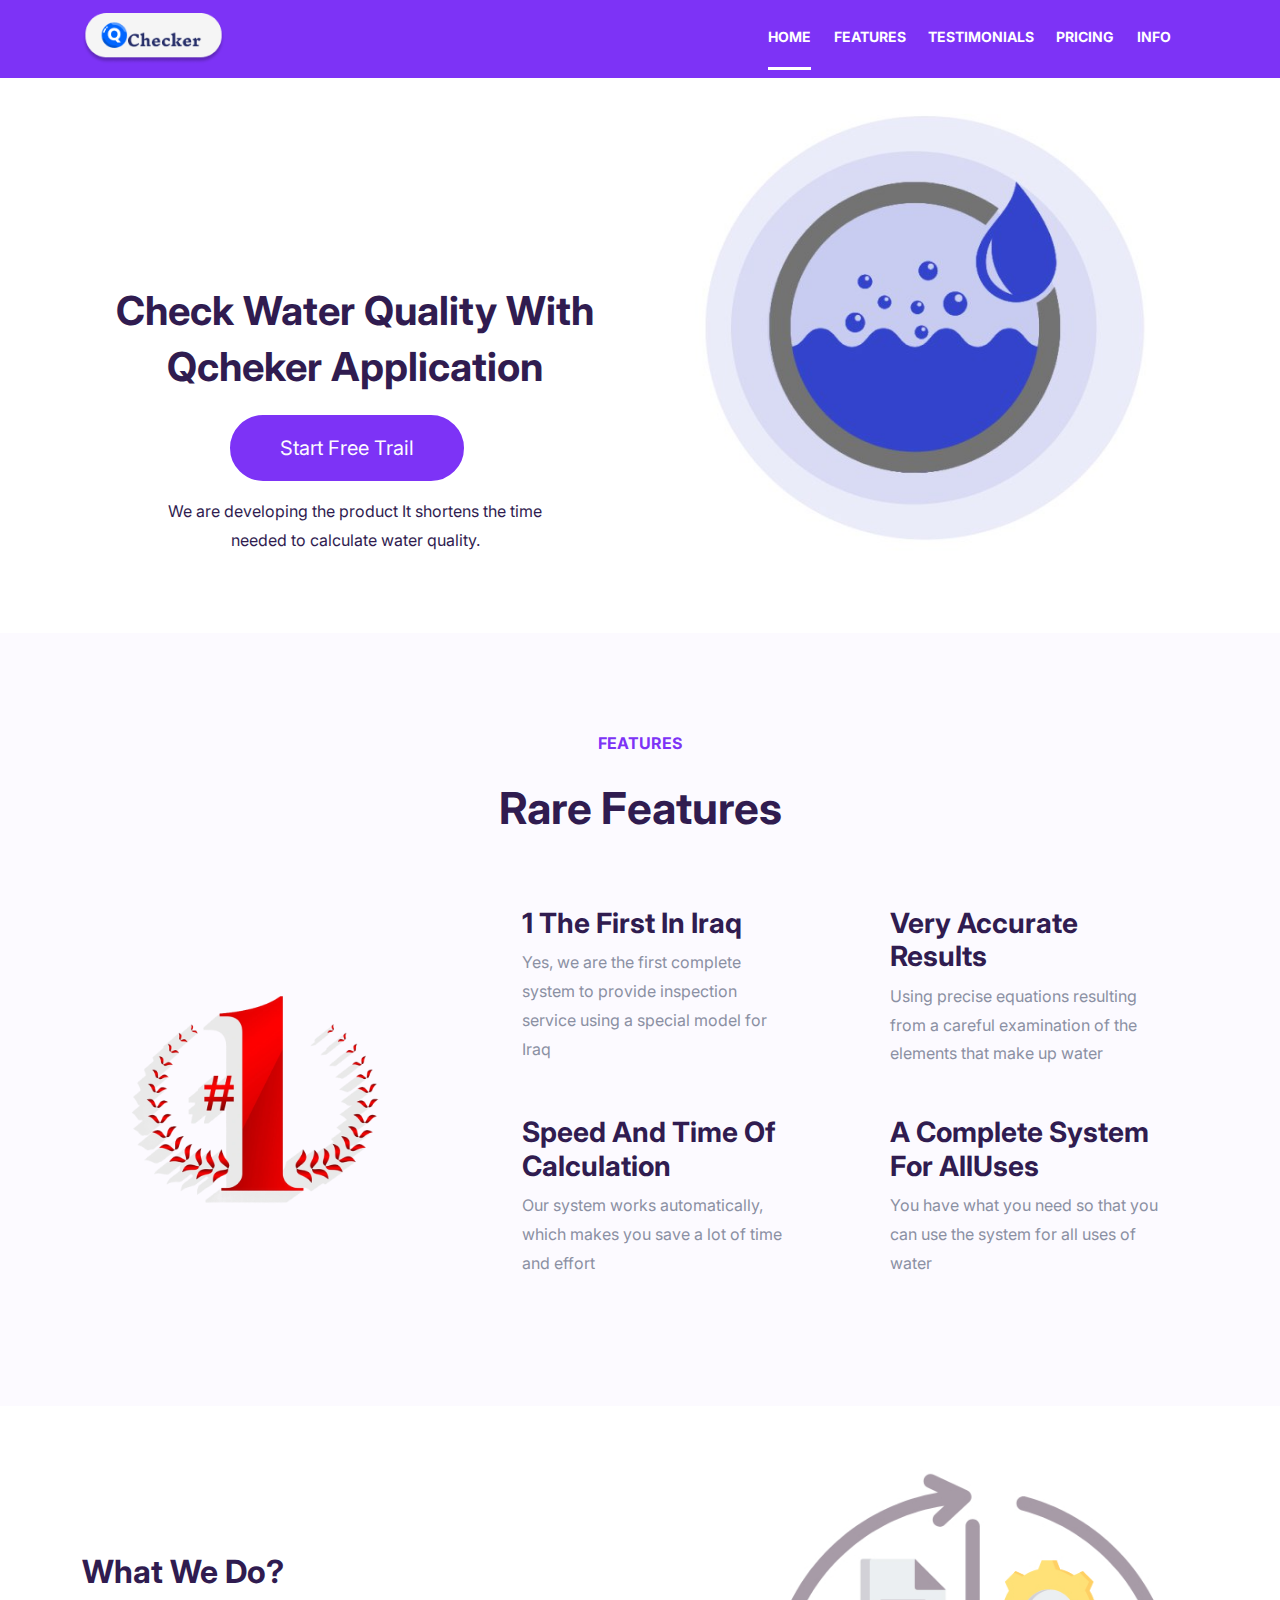
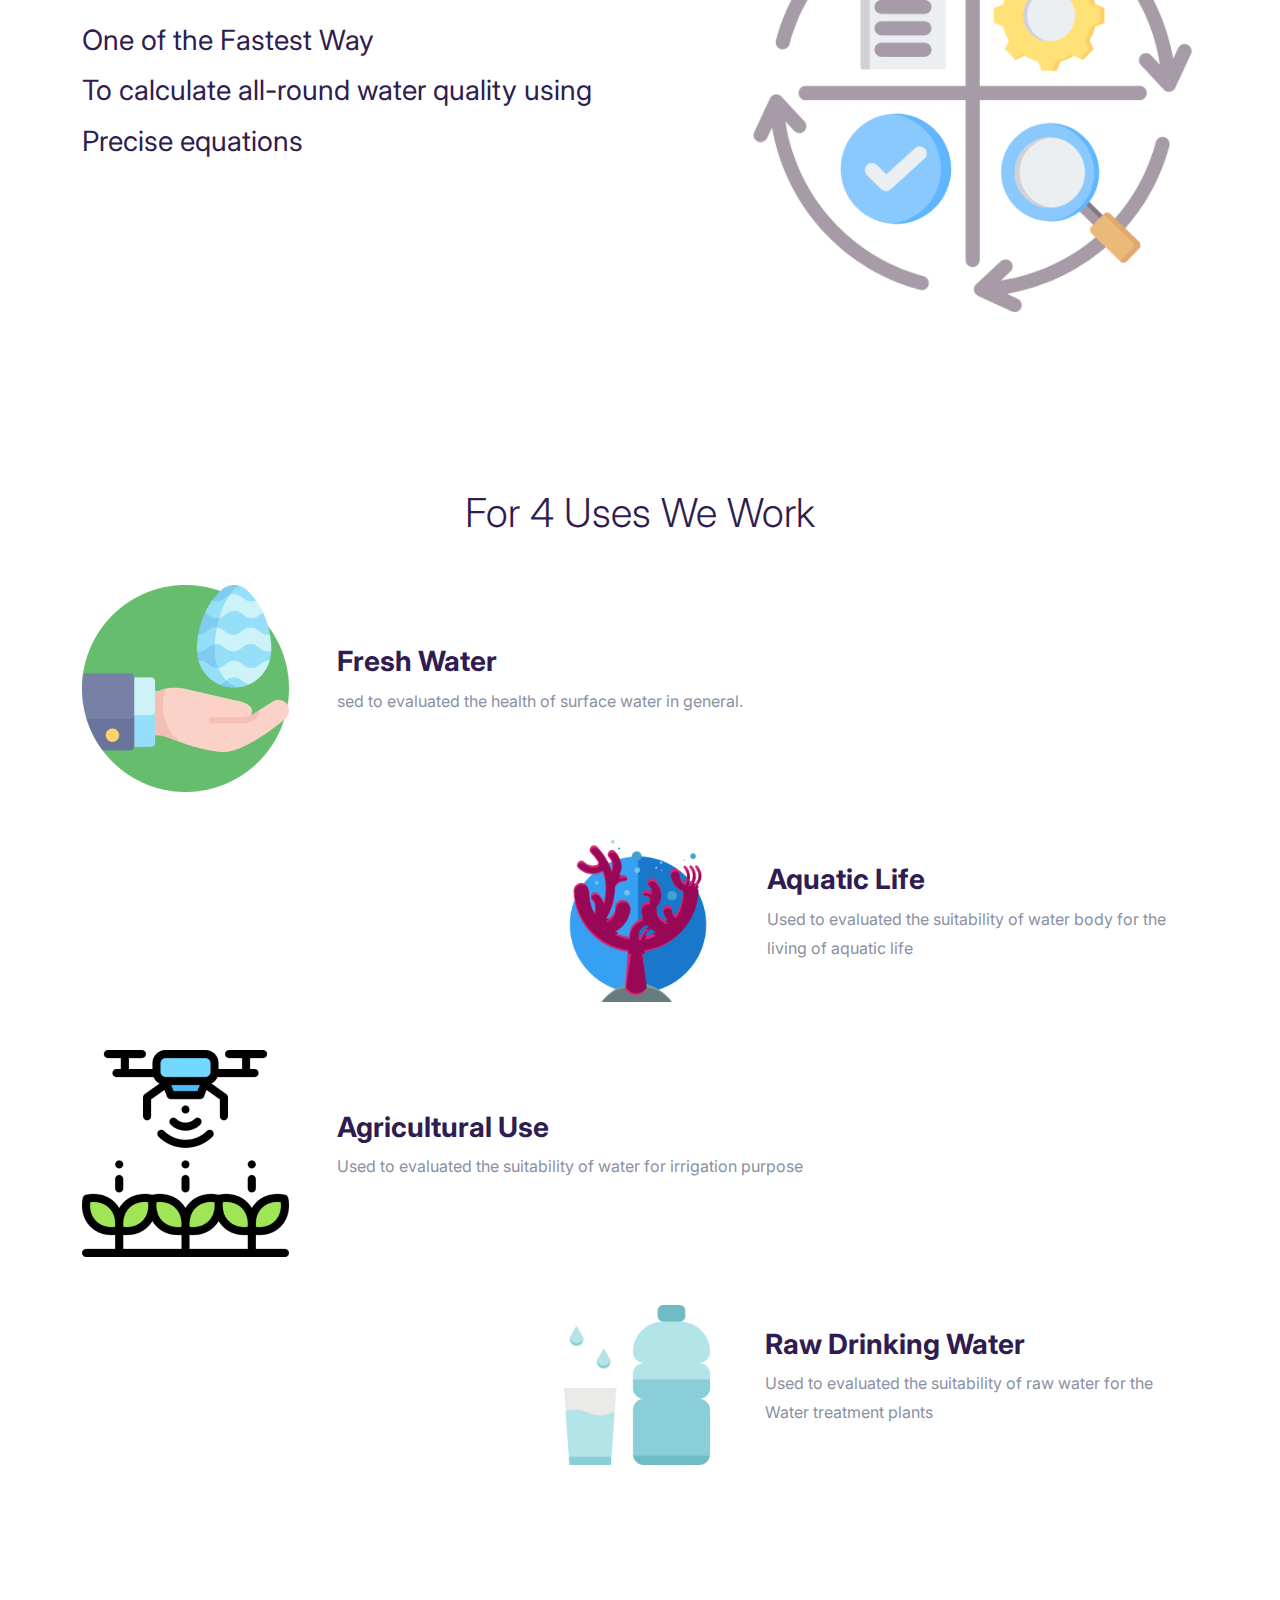
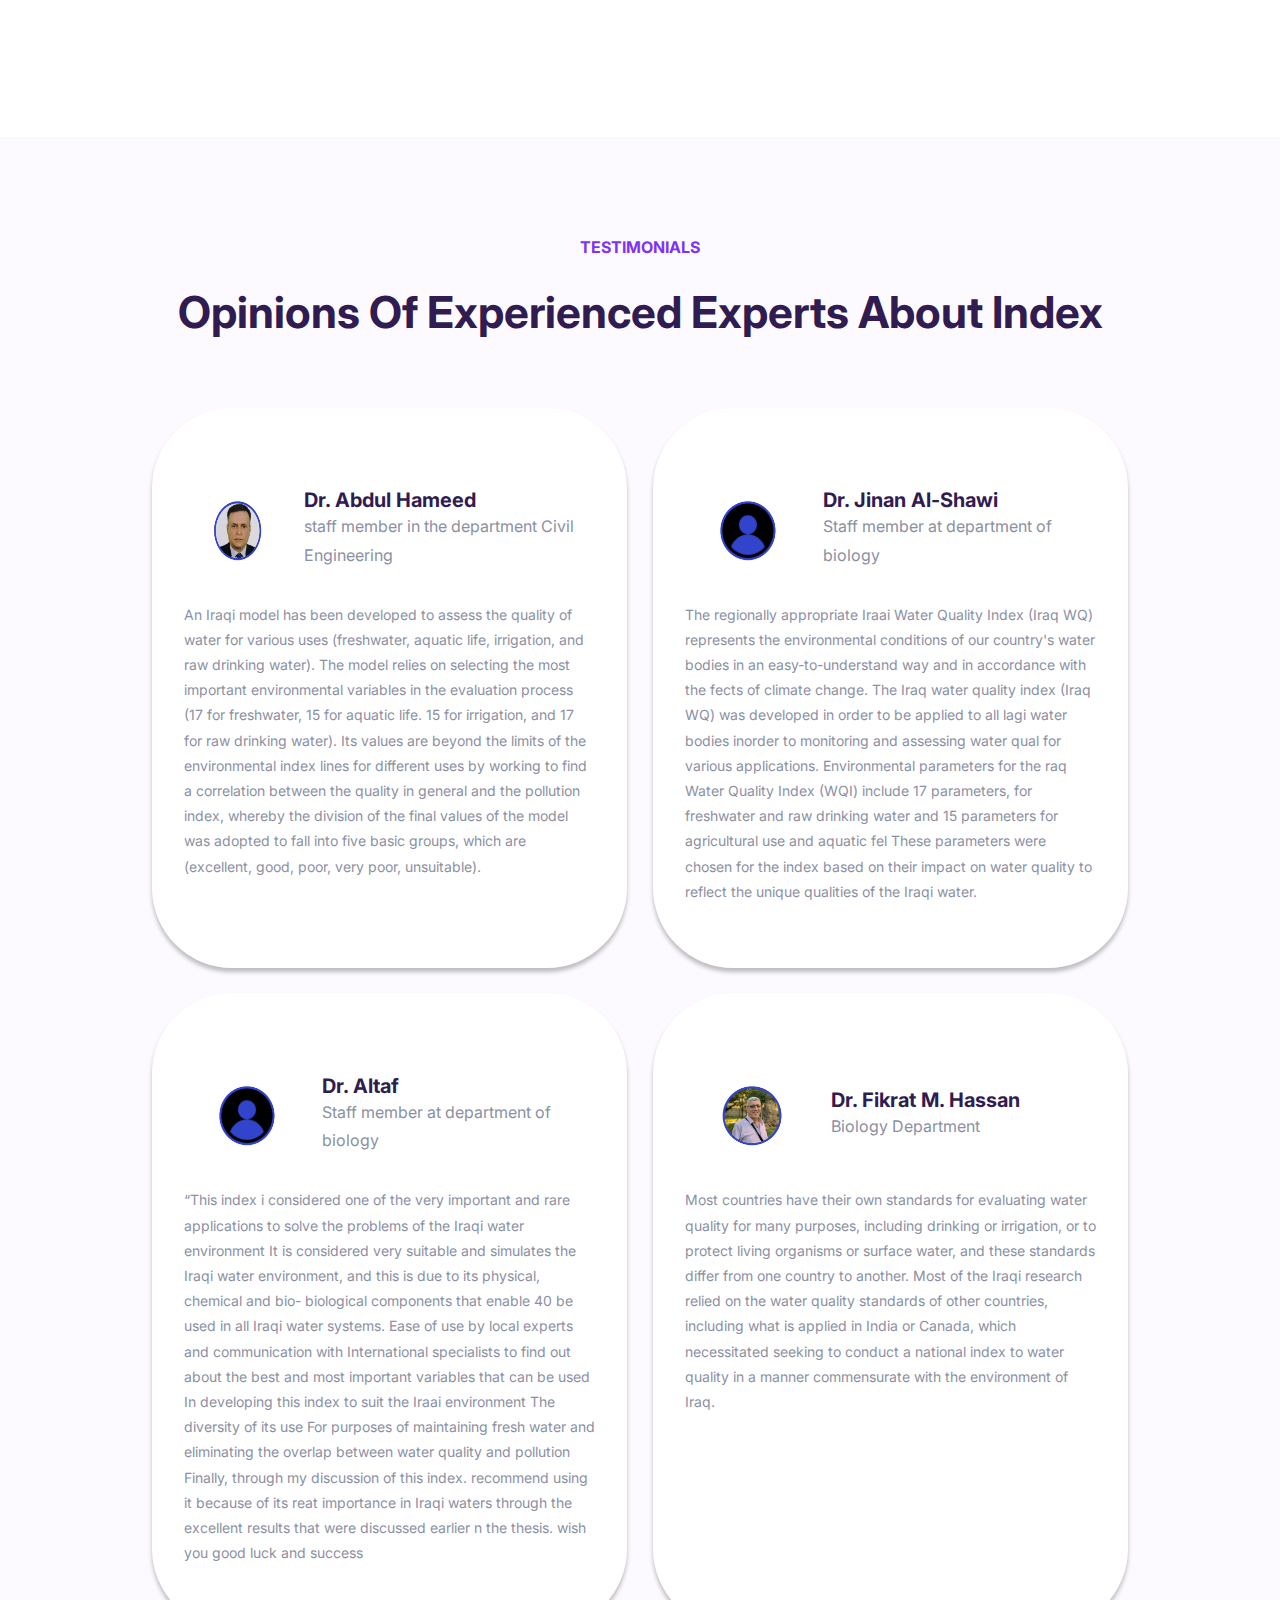
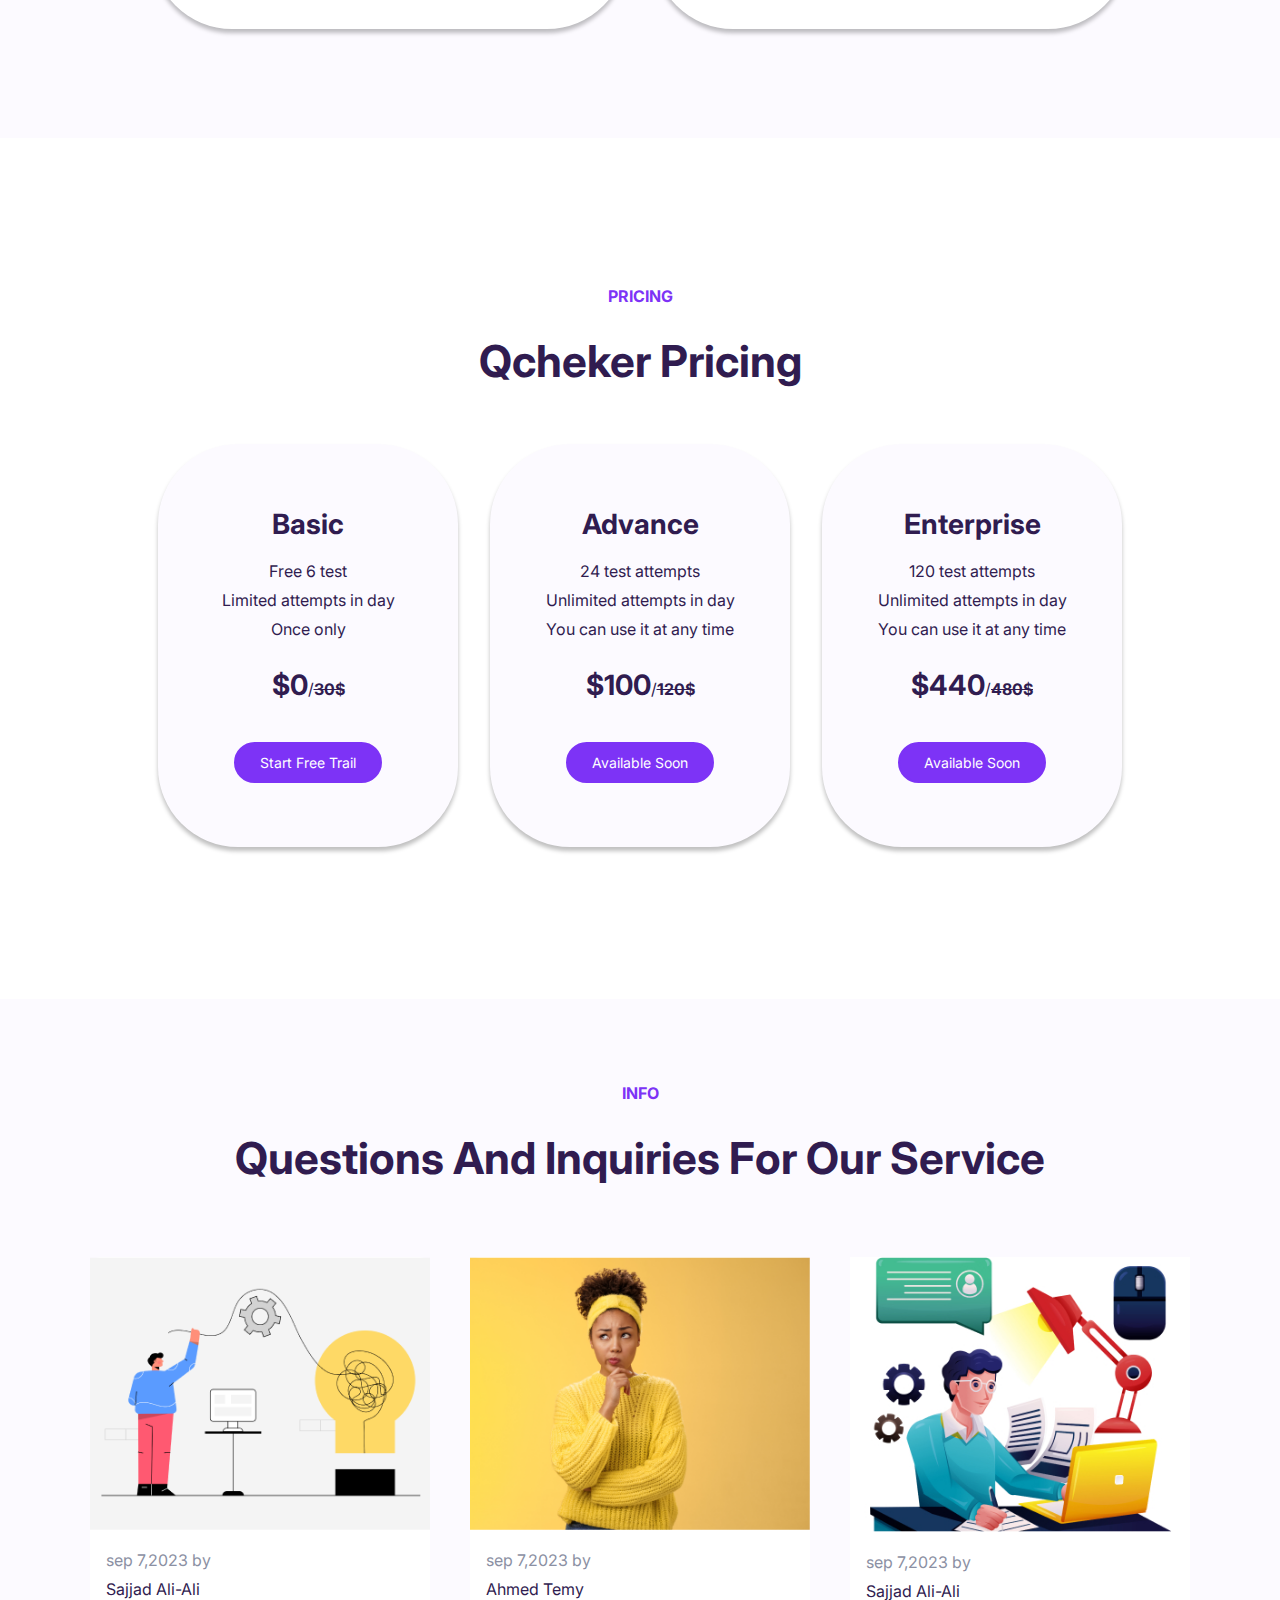
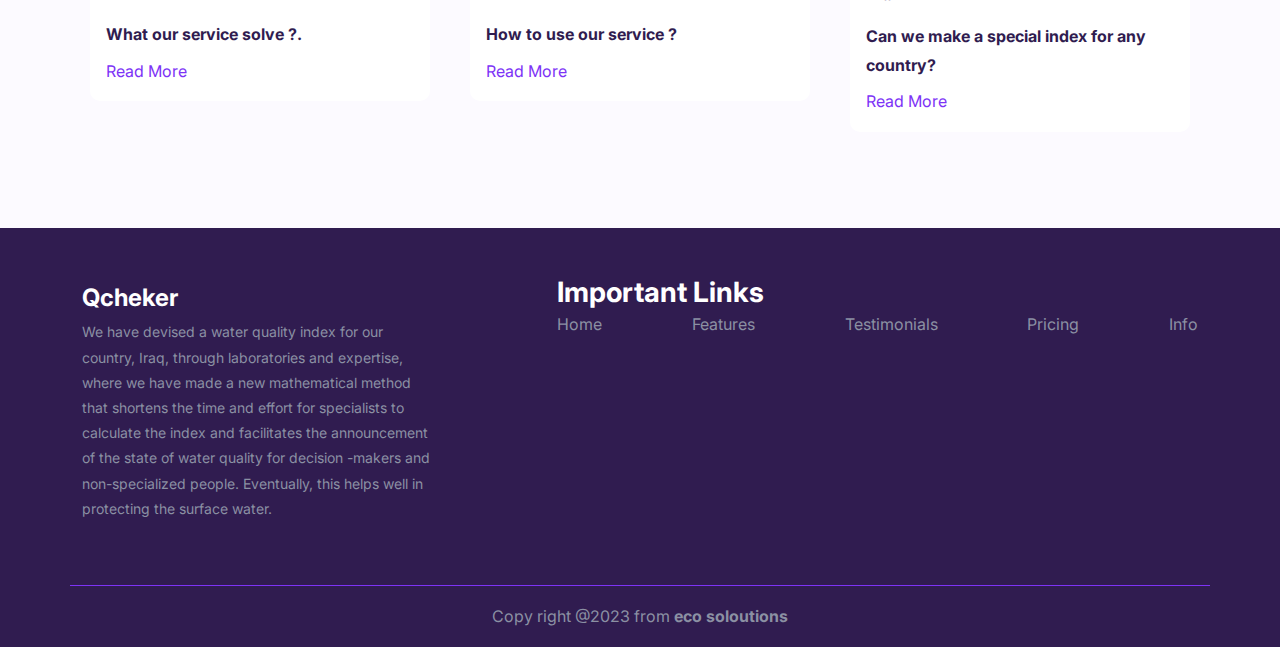
<file: index.html>
<!DOCTYPE html>
<html>

<head>
  <meta charset="UTF-8" />
  <meta http-equiv="X-UA-Compatible" content="IE=edge" />
  <title>Qcheker</title>
  <meta name="viewport" content="width=device-width, initial-scale=1">
  <link href="https://fonts.googleapis.com/css2?family=Inter:wght@200;300;400;500;700&display=swap" rel="stylesheet" />
  <link rel="stylesheet" href="https://cdnjs.cloudflare.com/ajax/libs/font-awesome/6.1.1/css/all.min.css"
    integrity="sha512-KfkfwYDsLkIlwQp6LFnl8zNdLGxu9YAA1QvwINks4PhcElQSvqcyVLLD9aMhXd13uQjoXtEKNosOWaZqXgel0g=="
    crossorigin="anonymous" referrerpolicy="no-referrer" />
  <link rel="stylesheet" href="./chnage/library/bootstrap/css/bootstrap.min.css" />
  <link rel="stylesheet" href="./chnage/css/styles.css" />
  <link rel="stylesheet" href="./chnage/css/animation.css" />
</head>

<body class="wrapper">
  <!-- Header Start -->
  <header>
    <nav class="navbar navbar-expand-lg fixed-top navbar-light">
      <div class="container">
        <a class="navbar-brand" href="index.html"> <img src="./chnage/images/Logo.png"
            class="img-fluid rounded-4" alt=""></a>
        <button class="navbar-toggler" type="button" id="navbarNavBtn" data-bs-toggle="collapse"
          data-bs-target="navbarNav" aria-controls="navbarNav" aria-expanded="false" aria-label="Toggle navigation">
          <span class="navbar-toggler-line"></span>
          <span class="navbar-toggler-line"></span>
          <span class="navbar-toggler-line"></span>
        </button>
        <div class="collapse navbar-collapse" id="navbarNav">
          <ul class="navbar-nav ms-auto">
            <li class="nav-item">
              <a class="nav-link active" aria-current="page" href="index.html">Home</a>
            </li>
            <li class="nav-item">
              <a class="nav-link" href="index.html#features">FEATURES</a>
            </li>
            <li class="nav-item">
              <a class="nav-link" href="index.html#testimonials">TESTIMONIALS</a>
            </li>
            <li class="nav-item">
              <a class="nav-link" href="index.html#pricing">Pricing</a>
            </li>
            <li class="nav-item">
              <a class="nav-link" href="index.html#Info">INFO</a>
            </li>
          </ul>
        </div>
      </div>
    </nav>
  </header>
  <!-- Header End -->

  <!-- Hero Start -->
  <section class="hero opacity Opacity">
    <div class="container">
      <div class="row align-items-center justify-content-between">
        <div class="hero-text col-lg-6 pb-6 text-center ">
          <h1 class="hero-title text-center ">Check Water Quality With</h1>
          <h1 class="text-center">
            Qcheker Application
          </h1>
          <a class="btn hero-btn" href="#pricing">Start Free Trail</a>
          <p class="mx-4 mt-3 mb-0">
            We are developing the product It shortens the time
          
          </p>
          <p class="mx-0">needed to calculate water quality.</p>

        </div>
        <div class="hero-img col-lg-6">
          <img src="./chnage/images/photo_2023-08-25_20-31-55.jpg" class="img-fluid " id="end" alt="appliction preview" />
        </div>
      </div>
    </div>
  </section>
  <!-- Hero End -->

  <!--Features Start-->
  <div class="d-block p-3" id="feature"></div>
  <section class="features py-5" id="features">
    <div class="container pb-5">
      <div class="row">
        <div class="section-top features-top py-5 col-md-7">
          <p class="section-subtitle opacity">features</p>
          <h2 class="section-title mt-4 opacity">Rare Features</h2>
        </div>
      </div>
      <div class="row justify-content-between align-items-center">
        <div class="col-lg-4">
          <img src="./chnage/images/numberOne.png" class="img-fluid opacity" alt="">
        </div>
        <div class="col-lg-8 row">
          <div class="features-item tops col-md-6">
            <h3>1 The First In Iraq</h3>
            <p>
              Yes, we are the first complete system
              to provide inspection service using a
              special model for Iraq
            </p>
          </div>
          <div class="features-item tops col-md-6">
            <h3>Very Accurate Results</h3>
            <p>
              Using precise equations resulting
              from a careful examination of the
              elements that make up water
            </p>
          </div>
          <div class="features-item bottoms col-md-6">
            <h3>Speed And Time Of
              Calculation</h3>
            <p>
              Our system works automatically,
              which makes you save a lot of time
              and effort</p>
          </div>
          <div class="features-item bottoms col-md-6">
            <h3>A Complete System
              For AllUses</h3>
            <p>
              You have what you need so that
              you can use the system for all uses
              of water
            </p>
          </div>
        </div>
      </div>
    </div>
  </section>
  <!--Features End-->

  <section id="afterFeatures" class="hero">
    <div class="container">
      <div class="row align-items-center justify-content-between">
        <div class="hero-text col-lg-6 pb-6 text-center">
          <!-- <h1 class="hero-title text-center">Check Water Quality With</h1> -->
          <h2 class="text-start fw-bold">
            What We Do?
          </h2>
          <p class="m-4 fs-1">
          <p class="m-0 fs-3 text-start">One of the Fastest Way</p>
          <p class="m-0 fs-3 text-start">To calculate all-round water quality using</p>
          <p class="m-0 fs-3 text-start">Precise equations</p>

          </p>

        </div>
        <div class="hero-img col-lg-5 water">
          <img src="./chnage/images/Aitest (3) 2.jpg" class="img-fluid "alt="appliction preview" />
        </div>
      </div>
    </div>
  </section>
  <!--Options Items Start-->
  <section class="options ">
    <h1 class="text-center m-5 fw-light">For 4 uses we work</h1>
    <div class="container">

      <div class="row justify-content-between align-items-center my-5 ">
        <div class="options-info col-md-11 order-1 order-md-1 d-flex align-items-center water">
          <div>
            <img src="./chnage/images/test1.png" class="img-fluid" alt="statistic">
          </div>
          <div class="ms-5">
            <h3>Fresh Water</h3>
            <p>
              sed to evaluated the health of surface
              water in general.
            </p>
          
          </div>
        </div>
        <div class="options-img col-md-1 order-1 order-md-1">
        </div>
      </div>

      <div class="row justify-content-between align-items-center my-5 water">
        <div class="options-img col-lg-3 order-2 order-md-1">
        </div>
        <div class="options-info col-lg-7 order-2 order-md-1 d-flex align-items-center">
          <div>
            <img src="./chnage/images/test2.png" class="img-fluid" alt="statistic">
          </div>
          <div class="ms-5">
            <h3>Aquatic Life</h3>
            <p>
              Used to evaluated the suitability of water
              body for the living of aquatic life
            </p>
          
          </div>
        </div>
      </div>

      <div class="row justify-content-between align-items-center my-5 water">
        <div class="options-info col-md-11 order-2 order-md-1 d-flex align-items-center">
          <div>
            <img src="./chnage/images/test3.jpg" class="img-fluid" alt="statistic">
          </div>
          <div class="ms-5">
            <h3>Agricultural Use</h3>
            <p>
              Used to evaluated the suitability of water for
              irrigation purpose
            </p>
            
          </div>
        </div>
        <div class="options-img col-md-1 order-1 order-md-2">
        </div>
      </div>
      <div class="row justify-content-between align-items-center my-5 water">
        <div class="options-img col-lg-3 order-2 order-md-1">
        </div>
        <div class="options-info col-lg-7 order-2 order-md-1 d-flex align-items-center">
          <div>
            <img src="./chnage/images/test4.jpg" class="img-fluid" alt="statistic">
          </div>
          <div class="ms-5">
            <h3>Raw Drinking Water</h3>
            <p>
              Used to evaluated the suitability of raw
              water for the Water treatment plants
            </p>
          </div>
        </div>
      </div>
    </div>
  </section>
  <!--Options Items End-->
  <div class="d-block p-5 water" id="testimonial"></div>
  <!--Testimonials Start-->
  <section class="testimonials py-5" id="testimonials">
    <div class="section-top testimonials-top py-5">
      <p class="section-subtitle">testimonials</p>
      <h2 class="section-title mt-4">Opinions Of Experienced Experts About Index</h2>
    </div>
    <div class="container pb-5">
      <div class="row justify-content-center">
        <div class="testimonials-item col-md-8 col-lg-5 person">
          <p class="testimonials-text">
          <div class="testimonials-author">
            <div class="testimonials-author-img"><img src="./chnage/images/person(1).png" class="img-fluid" alt="">
            </div>
            <div class="testimonials-author-info">
              <h3>Dr. Abdul Hameed</h3>
              <p>staff member in the department Civil Engineering</p>
            </div>
          </div>
          <div class="testimonials-text">
            An Iraqi model has been developed to assess the quality of water for various
            uses (freshwater, aquatic life, irrigation, and raw drinking water). The model
            relies on selecting the most important environmental variables in the
            evaluation process (17 for freshwater, 15 for aquatic life. 15 for irrigation, and
            17 for raw drinking water). Its values are beyond the limits of the
            environmental index lines for different uses by working to find a correlation
            between the quality in general and the pollution index, whereby the division
            of the final values of the model was adopted to fall into five basic groups,
            which are (excellent, good, poor, very poor, unsuitable).</div>
          </p>
        </div>
        <div class="testimonials-item col-md-8 col-lg-5 person">
          <p class="testimonials-text">
          <div class="testimonials-author">
            <div class="testimonials-author-img"><img src="./chnage/images/person(2).png" class="img-fluid" alt="">
            </div>
            <div class="testimonials-author-info">
              <h3>Dr. Jinan Al-Shawi</h3>
              <p>Staff member at department of biology</p>
            </div>
          </div>
          <div class="testimonials-text">
            The regionally appropriate Iraai Water Quality Index (Iraq WQ) represents the
            environmental conditions of our country's water bodies in an easy-to-understand way and
            in accordance with the fects of climate change.
            The Iraq water quality index (Iraq WQ) was developed in order to be applied to all lagi
            water bodies inorder to monitoring and assessing water qual for various applications.
            Environmental parameters for the raq Water Quality Index (WQI) include 17 parameters,
            for freshwater and raw drinking water and 15 parameters for agricultural use and aquatic
            fel These parameters were chosen for the index based on their impact on water quality to
            reflect the unique qualities of the Iraqi water.</div>
          </p>
        </div>
        <div class="testimonials-item col-md-8 col-lg-5 person">
          <p class="testimonials-text">
          <div class="testimonials-author">
            <div class="testimonials-author-img"><img src="./chnage/images/person(2).png" class="img-fluid" alt="">
            </div>
            <div class="testimonials-author-info">
              <h3>Dr. Altaf</h3>
              <p>Staff member at department of biology</p>
            </div>
          </div>
          <div class="testimonials-text">
            “This index i considered one of the very important and rare applications to solve the problems
            of the Iraqi water environment It is considered very suitable and simulates the Iraqi water
            environment, and this is due to its physical, chemical and bio- biological components that enable
            40 be used in all Iraqi water systems. Ease of use by local experts and communication with
            International specialists to find out about the best and most important variables that can be
            used In developing this index to suit the Iraai environment The diversity of its use For purposes
            of maintaining fresh water and eliminating the overlap between water quality and pollution
            Finally, through my discussion of this index. recommend using it because of its reat
            importance in Iraqi waters through the excellent results that were discussed earlier n the
            thesis. wish you good luck and success</div>
          </p>
        </div>
        <div class="testimonials-item col-md-8 col-lg-5 person">
          <p class="testimonials-text">
          <div class="testimonials-author">
            <div class="testimonials-author-img"><img src="./chnage/images/person(3).png" class="img-fluid" alt="">
            </div>
            <div class="testimonials-author-info">
              <h3>Dr. Fikrat M. Hassan</h3>
              <p>Biology Department</p>
            </div>
          </div>

          <div class="testimonials-text">
            Most countries have their own standards for evaluating water quality for many purposes,
            including drinking or irrigation, or to protect living organisms or surface water, and these
            standards differ from one country to another. Most of the Iraqi research relied on the water
            quality standards of other countries, including what is applied in India or Canada, which
            necessitated seeking to conduct a national index to water quality in a manner
            commensurate with the environment of Iraq.
            </p>
          </div>
        </div>
      </div>
    </div>
  </section>
  <!--Testimonials End-->

  <!-- Price Start -->
  <div class="d-block p-4" id="price"></div>
  <section class="price section py-5" id="pricing">
    <div class="section-top price-top py-5">
      <p class="section-subtitle">Pricing</p>
      <h2 class="section-title mt-4">Qcheker Pricing</h2>
    </div>

    <div class="container">
      <div class="row align-items-center justify-content-center pb-5">
        <div class="price-item col-md-4 mb-4 itemZ">
          <h3 class="price-type">basic</h3>
          <ul class="available-services">
            <li>Free 6 test</li>
            <li>Limited attempts in day</li>
            <li>Once only</li>
          </ul>
          <p class="price-amount-cont"> <span class="price-amount"> $0</span>/<del class="price-amount fs-6">30$</del>
          </p>
          <a href="form.html" class="btn price-btn">Start Free Trail</a>
        </div>
        <div class="price-item col-md-4 mb-4 itemZ">
          <h3 class="price-type">Advance</h3>
          <ul class="available-services">
            <li>24 test attempts</li>
            <li>Unlimited attempts in day</li>
            <li>You can use it at any time</li>
          </ul>
          <p class="price-amount-cont"> <span class="price-amount"> $100</span>/<del
              class="price-amount fs-6">120$</del></p>
          <button class="btn price-btn">Available Soon</button>
        </div>
        <div class="price-item col-md-4 mb-4 itemZ">
          <h3 class="price-type">Enterprise</h3>
          <ul class="available-services">
            <li>120 test attempts</li>
            <li>Unlimited attempts in day</li>
            <li>You can use it at any time</li>
          </ul>
          <p class="price-amount-cont"> <span class="price-amount"> $440</span>/<del
              class="price-amount fs-6">480$</del></p>
          <button class="btn price-btn" id="end2">Available Soon</button>
        </div>
      </div>
    </div>
  </section>
  <!-- Price End -->
  <div class="d-block p-3" id="info"></div>
  <!--Blog Start-->
  <section class="blog opacity" id="Info">
    <div class="section-top blog-top pb-5">
      <p class="section-subtitle">Info</p>
      <h2 class="section-title mt-4">Questions And Inquiries For Our Service</h2>
    </div>

    <div class="container">
      <div class="row justify-content-center">
        <div class=" col-lg-4 col-md-6">
          <div class="blog-item">
            <a href="readMore1.html">

              <img src="./chnage/images/readMore(1).png" class="img-fluid" height="255px" alt="blog thumbnail">
            </a>
            <div class="blog-item-info">
              <p class="blog-item-publish-info">sep 7,2023 by<a href="#" class="highlighted-text">Sajjad Ali-Ali </a>
              </p>
              <a class="blog-item-title" href="readMore1.html">
                What our service solve ?.
              </a>
              <a href="readMore1.html" class="blog-item-btn">Read More</a>
            </div>
          </div>
        </div>
        <div class="col-lg-4 col-md-6">
          <div class="blog-item">
            <a href="readMore2.html">
              <img src="./chnage/images/readMore(2).png" class="img-fluid" height="255px" alt="blog thumbnail">
            </a>
            <div class="blog-item-info">
              <p class="blog-item-publish-info">sep 7,2023 by<a href="#" class="highlighted-text">Ahmed Temy</a>
              </p>
              <a class="blog-item-title" href="readMore2.html">
                How to use our service ?
              </a>
              <a href="readMore2.html" class="blog-item-btn">Read More</a>
            </div>
          </div>
        </div>
        <div class="col-lg-4 col-md-6">
          <div class="blog-item">
            <a href="readmore3.html">
              <img src="./chnage/images/readMore(3).jpg" class="img-fluid" height="255px" alt="blog thumbnail">
            </a>
            <div class="blog-item-info">
              <p class="blog-item-publish-info">sep 7,2023 by <a href="#" class="highlighted-text">Sajjad Ali-Ali</a>
              </p>
              <a class="blog-item-title" href="readmore3.html">
                Can we make a special index for any country?
              </a>
              <a href="readmore3.html" class="blog-item-btn">Read More</a>
            </div>
          </div>
        </div>
      </div>
    </div>
  </section>
  <!--Blog End-->

  <!--Download Start-->

  <!--Download End-->

  <!-- Footer Start -->
  <footer class="footer pt-5">
    <div class="container">
      <di class="row justify-content-between align-items-start">
        <div class="col-lg-4">
          <a class="navbar-brand footer-logo" href="index.html">Qcheker</a>
          <p class="footer-description">
            We have devised a water quality index for our country, Iraq, through
            laboratories and expertise, where we have made a new mathematical
            method that shortens the time and effort for specialists to calculate the
            index and facilitates the announcement of the state of water quality for
            decision -makers and non-specialized people. Eventually, this helps well
            in protecting the surface water.
          </p>
        </div>
        <div class="col-lg-7">
          <h3 class="footer-links-title">Important Links</h3>
          <ul class="list-unstyled d-flex justify-content-between flex-wrap">
            <li class="footer-link">
              <a href="index.html">Home</a>
            </li>
            <li class="footer-link">
              <a href="index.html#features">Features</a>
            </li>
            <li class="footer-link">
              <a href="index.html#testimonials">Testimonials</a>
            </li>
            <li class="footer-link">
              <a href="index.html#pricing">Pricing</a>
            </li>
            <li class="footer-link">
              <a href="index.html#Info">Info</a>
            </li>
          </ul>
        </div>
    
        <div class="footer-text text-center mt-5 py-3">
            <a href="https://xpeed-team.github.io/eco/">Copy right @2023 from <span class="fw-bold">eco soloutions</span></a>
        </div>
      </div>
    </div>
  </footer>
  <!-- Footer End -->


  <script src="./chnage/library/bootstrap/js/bootstrap.bundle.min.js"></script>
  <script src="./chnage/library/jquery-3.6.0.min.js"></script>

  <script src="./chnage/script.js"></script>
  <!-- <script src="./chnage/animation.js"></script> -->
</body>

</html>
</file>
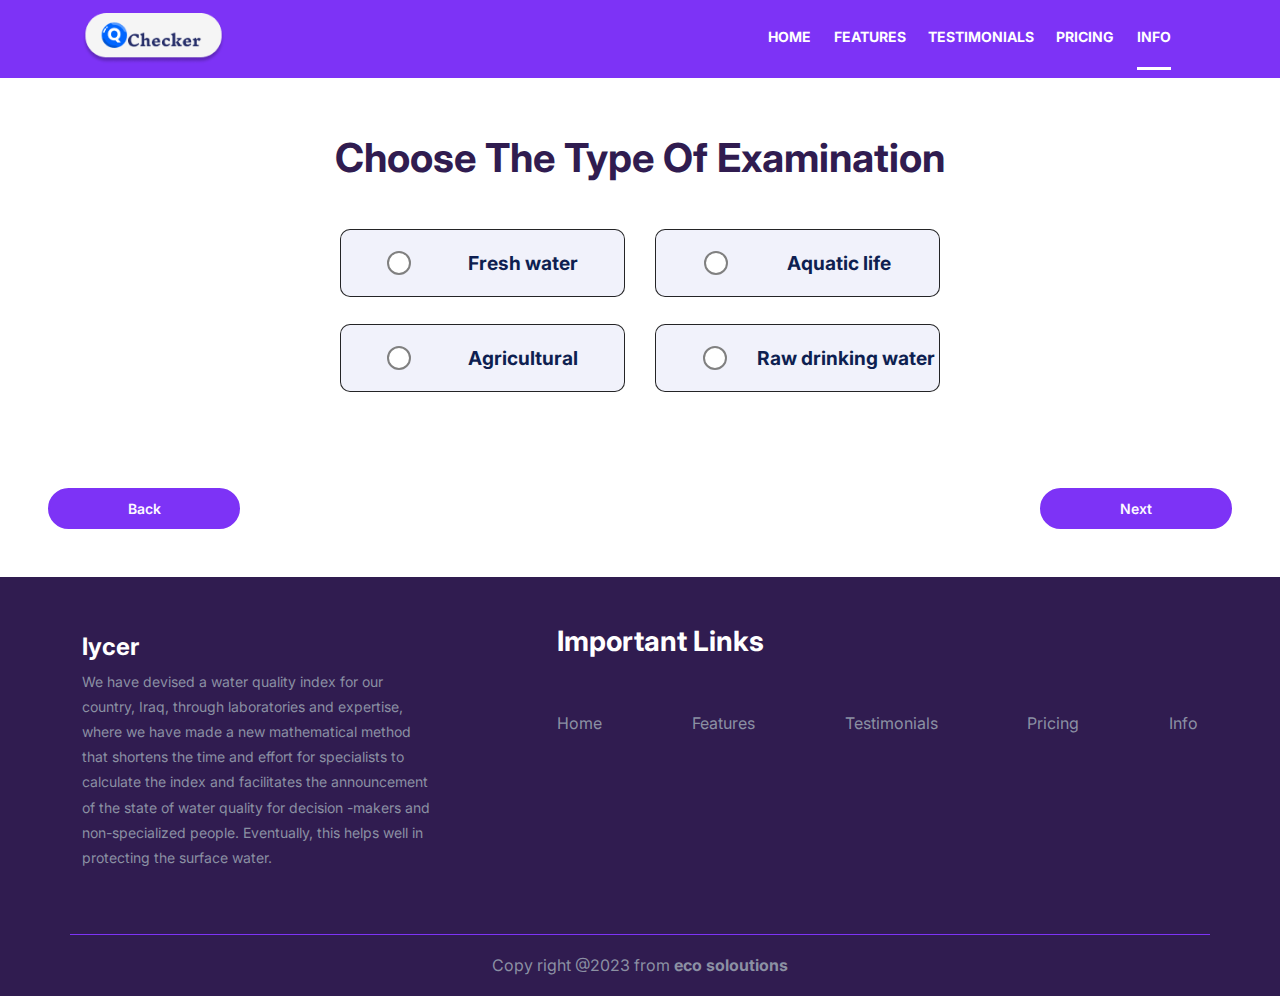
<file: form.html>
<!DOCTYPE html>
<html lang="en">

<head>
  <meta charset="UTF-8" />
  <meta http-equiv="X-UA-Compatible" content="IE=edge" />
  <meta name="viewport" content="width=device-width, initial-scale=1.0" />
  <title>Lycer</title>
  <link href="https://fonts.googleapis.com/css2?family=Inter:wght@200;300;400;500;700&display=swap" rel="stylesheet" />
  <link rel="stylesheet" href="https://cdnjs.cloudflare.com/ajax/libs/font-awesome/6.1.1/css/all.min.css"
    integrity="sha512-KfkfwYDsLkIlwQp6LFnl8zNdLGxu9YAA1QvwINks4PhcElQSvqcyVLLD9aMhXd13uQjoXtEKNosOWaZqXgel0g=="
    crossorigin="anonymous" referrerpolicy="no-referrer" />
  <link rel="stylesheet" href="./chnage/library/bootstrap/css/bootstrap.min.css" />
  <link rel="stylesheet" href="./chnage/css/styles.css" />
</head>
<style>
    * {
    margin: 0;
    padding: 0;
    box-sizing: border-box;
  }

  .box14 {
    border: 1px #000000D9 solid;
    display: flex;
    justify-content: space-evenly;
    align-items: center;
    padding:  auto;
    font-weight: bolder;
    font-size: larger;
    border-radius: 10px;
    background: #3344CC12;
    height: 105%;
  }

  .box14>* {
    margin: 10px;
    color: #0E1F51 !important;
  }

  .box14>input {
    border: 2px #808080 solid;
    padding: 10px;
  }

  .contanir {
    margin: auto ;
    margin-bottom: 50px;
    align-items: center;
    justify-content: center;
    display: grid;
    grid-template-columns: repeat(2, 285px);
    grid-template-rows: repeat(2, 65px);
    grid-template-areas:
      "one tow "
      "three four";
    /* grid-gap: 20px; */
    grid-row-gap:30px ;
    grid-column-gap: 30px;
  }

  .item1 {
    grid-area: one;
  }

  .item2 {
    grid-area: tow;
  }

  .item3 {
    grid-area: three;
  }

  .item4 {
    grid-area: four;
  }

  @media screen and (max-width: 750px) {
    .contanir {
      display: flex;
      flex-direction: column;
      align-items: center;
      flex-wrap: wrap;
      width: 100%;
      height: 100%;
      margin: auto;
    }
    .box14{
      width: 90%;
    }
  }
</style>
<body class="wrapper">
  <!-- Header Start -->
  <header id="HEADER"></header>
  <br><br><br>
  <!-- Header End -->
  <h1 class="text-center my-5 textColor1">Choose the type of examination</h1>
  <div class="contanir" id="cont">
    <div class="item1 box14">
      <input class="form-check-input" id="input1" type="radio" name="inlineRadioOptions" id="inlineRadio1" value="option1">
      <p>Fresh water</p>
    </div>
    <div class="item2 box14">
      <input class="form-check-input" id="input2" type="radio" name="inlineRadioOptions" id="inlineRadio1" value="option2">
      <p>Aquatic life</p>
    </div>
    <div class="item3 box14">
      <input class="form-check-input" id="input3" type="radio" name="inlineRadioOptions" id="inlineRadio1" value="option3">
      <p>Agricultural</p>
    </div>
    <div class="item4 box14">
      <input class="form-check-input" id="input4" style="position: relative; left: 23px;" type="radio" name="inlineRadioOptions" id="inlineRadio1" value="option4">
      <p style="position: relative; left: 20px;">Raw drinking water</p>
    </div>
  </div>
  <div class="d-flex justify-content-between">
    <a type="button" class="btn btn-outline-primary fw-semibold m-5" style="width: 15%;"  href="../html/startNow2contery.html"><i
        class="bi bi-chevron-double-left"></i>Back</a>
    <a type="button" class="btn btn-outline-primary fw-semibold m-5" style="width: 15%;" id="link" href="">Next<i
        class="bi bi-chevron-double-right"></i></a>
  </div>


  <footer class="footer pt-5" id="FOOTER"></footer>
  <!-- Footer End -->

  <script src="./chnage/main1.js"></script>
  <script src="./chnage/mianInput.js"></script>
  <script src="./chnage/library/bootstrap/js/bootstrap.bundle.min.js"></script>
  <script src="./chnage/library/jquery-3.6.0.min.js"></script>

  <script src="./chnage/script.js"></script>

</body>

</html>
</file>
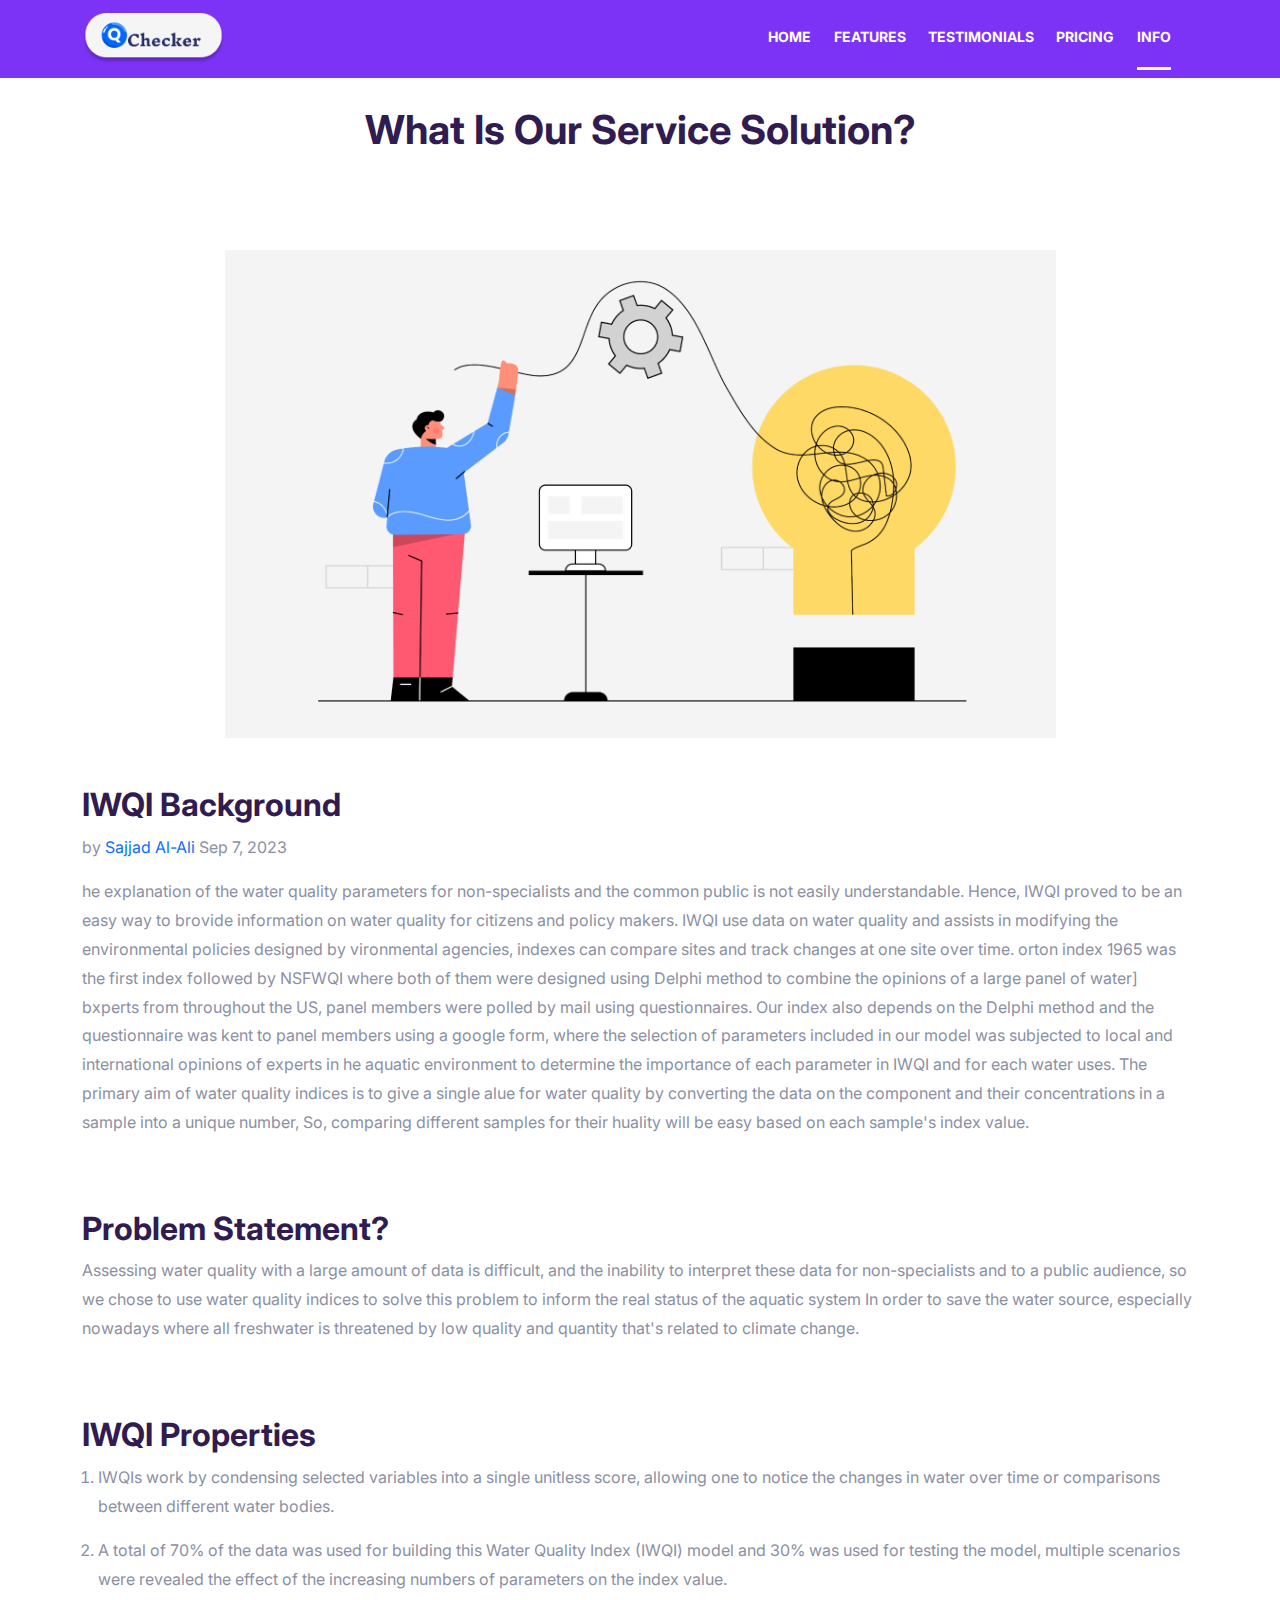
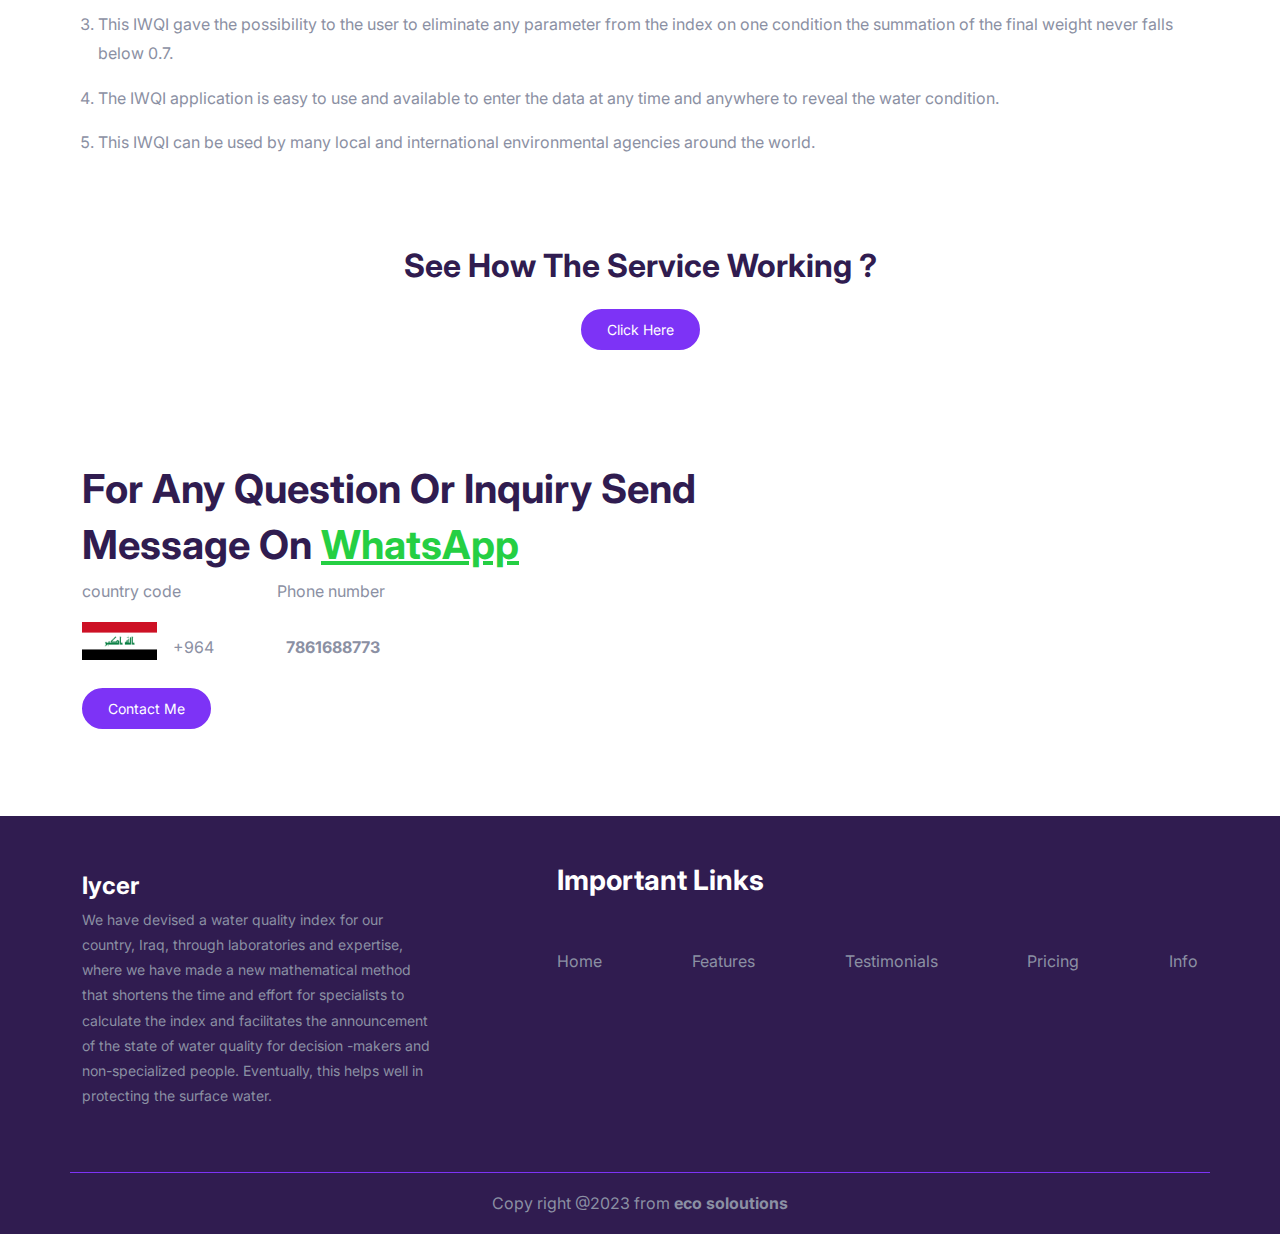
<file: readMore1.html>
<!DOCTYPE html>
<html>

<head>
  <meta charset="utf-8">
  <meta http-equiv="X-UA-Compatible" content="IE=edge">
  <title>Qcheker</title>
  <meta name="description" content="">
  <meta name="viewport" content="width=device-width, initial-scale=1">
  <link href="https://fonts.googleapis.com/css2?family=Inter:wght@200;300;400;500;700&display=swap" rel="stylesheet" />
  <link rel="stylesheet" href="https://cdnjs.cloudflare.com/ajax/libs/font-awesome/6.1.1/css/all.min.css"
    integrity="sha512-KfkfwYDsLkIlwQp6LFnl8zNdLGxu9YAA1QvwINks4PhcElQSvqcyVLLD9aMhXd13uQjoXtEKNosOWaZqXgel0g=="
    crossorigin="anonymous" referrerpolicy="no-referrer" />
  <link rel="stylesheet" href="./chnage/library/bootstrap/css/bootstrap.min.css" />
  <link rel="stylesheet" href="./chnage/css/styles.css" />
</head>

<body class="wrapper" >
  <header id="HEADER"></header>
  <br><br>
  <h1 class="text-center my-5 flex-wrap">What Is Our Service Solution?</h1>
  <div class="container">
    <div class="row">
      <img src="./chnage/images/htmlReadMore1.png" class="img-fluid my-5 h-75 w-75 mx-auto">
      <h2>IWQI Background</h2>
      <p>by <span class="text-primary">Sajjad Al-Ali</span> Sep 7, 2023</p>
      <p>he explanation of the water quality parameters for non-specialists and the common public is not easily
        understandable. Hence, IWQI proved to be an easy way to
        brovide information on water quality for citizens and policy makers. IWQI use data on water quality and assists
        in modifying the environmental policies designed by
        vironmental agencies, indexes can compare sites and track changes at one site over time.
        orton index 1965 was the first index followed by NSFWQI where both of them were designed using Delphi method to
        combine the opinions of a large panel of water]
        bxperts from throughout the US, panel members were polled by mail using questionnaires. Our index also depends
        on the Delphi method and the questionnaire was
        kent to panel members using a google form, where the selection of parameters included in our model was subjected
        to local and international opinions of experts in
        he aquatic environment to determine the importance of each parameter in IWQI and for each water uses. The
        primary aim of water quality indices is to give a single
        alue for water quality by converting the data on the component and their concentrations in a sample into a
        unique number, So, comparing different samples for their
        huality will be easy based on each sample's index value.</p>

    </div>
    <br><br>
    <div class="row">
      <h2>Problem Statement?</h2>
      <p>Assessing water quality with a large amount of data is difficult, and the inability to interpret these data for
        non-specialists and to a public audience, so we chose to use water quality indices to solve this problem to
        inform the real status of the aquatic system In order to save the water source, especially nowadays where all
        freshwater is threatened by low quality and quantity that's related to climate change.</p>
    </div>
    <br><br>
    <div class="row">
      <h2>IWQI properties</h2>
      <ol>
        <li class="ms-3">
          <p> IWQIs work by condensing selected variables into a single unitless score, allowing one to notice the
            changes in water over time or comparisons between different water bodies.
          </p>
        </li>
        <li class="ms-3">
          <p> A total of 70% of the data was used for building this Water Quality Index (IWQI) model and 30% was used
            for testing the model, multiple scenarios were revealed the effect of the increasing numbers of parameters
            on the index value.
          </p>
        </li>
        <li class="ms-3">
          <p> This IWQI gave the possibility to the user to eliminate any parameter from the index on one condition the
            summation of the final weight never falls below 0.7.
          </p>
        </li>
        <li class="ms-3">
          <p> The IWQI application is easy to use and available to enter the data at any time and anywhere to reveal the
            water condition.
          </p>
        </li>
        <li class="ms-3">
          <p> This IWQI can be used by many local and international environmental agencies around the world.
          </p>
        </li>
      </ol>
    </div>
    <br><br>
    <div class="row justify-content-center text-center">
      <h2>See how the service working ?</h2>
      <div>
        <a href="readMore2.html" class="btn price-btn ">Click here</a>
      </div>
    </div>
    <br><br>
    <br><br>

    <div id="WHATSAPP">
    </div>
  </div>
  <br><br><br>
  <footer class="footer pt-5" id="FOOTER"></footer>
  <script src="./chnage/main1.js"></script>
  <script src="./chnage/main2.js"></script>
</body>

</html>
</file>
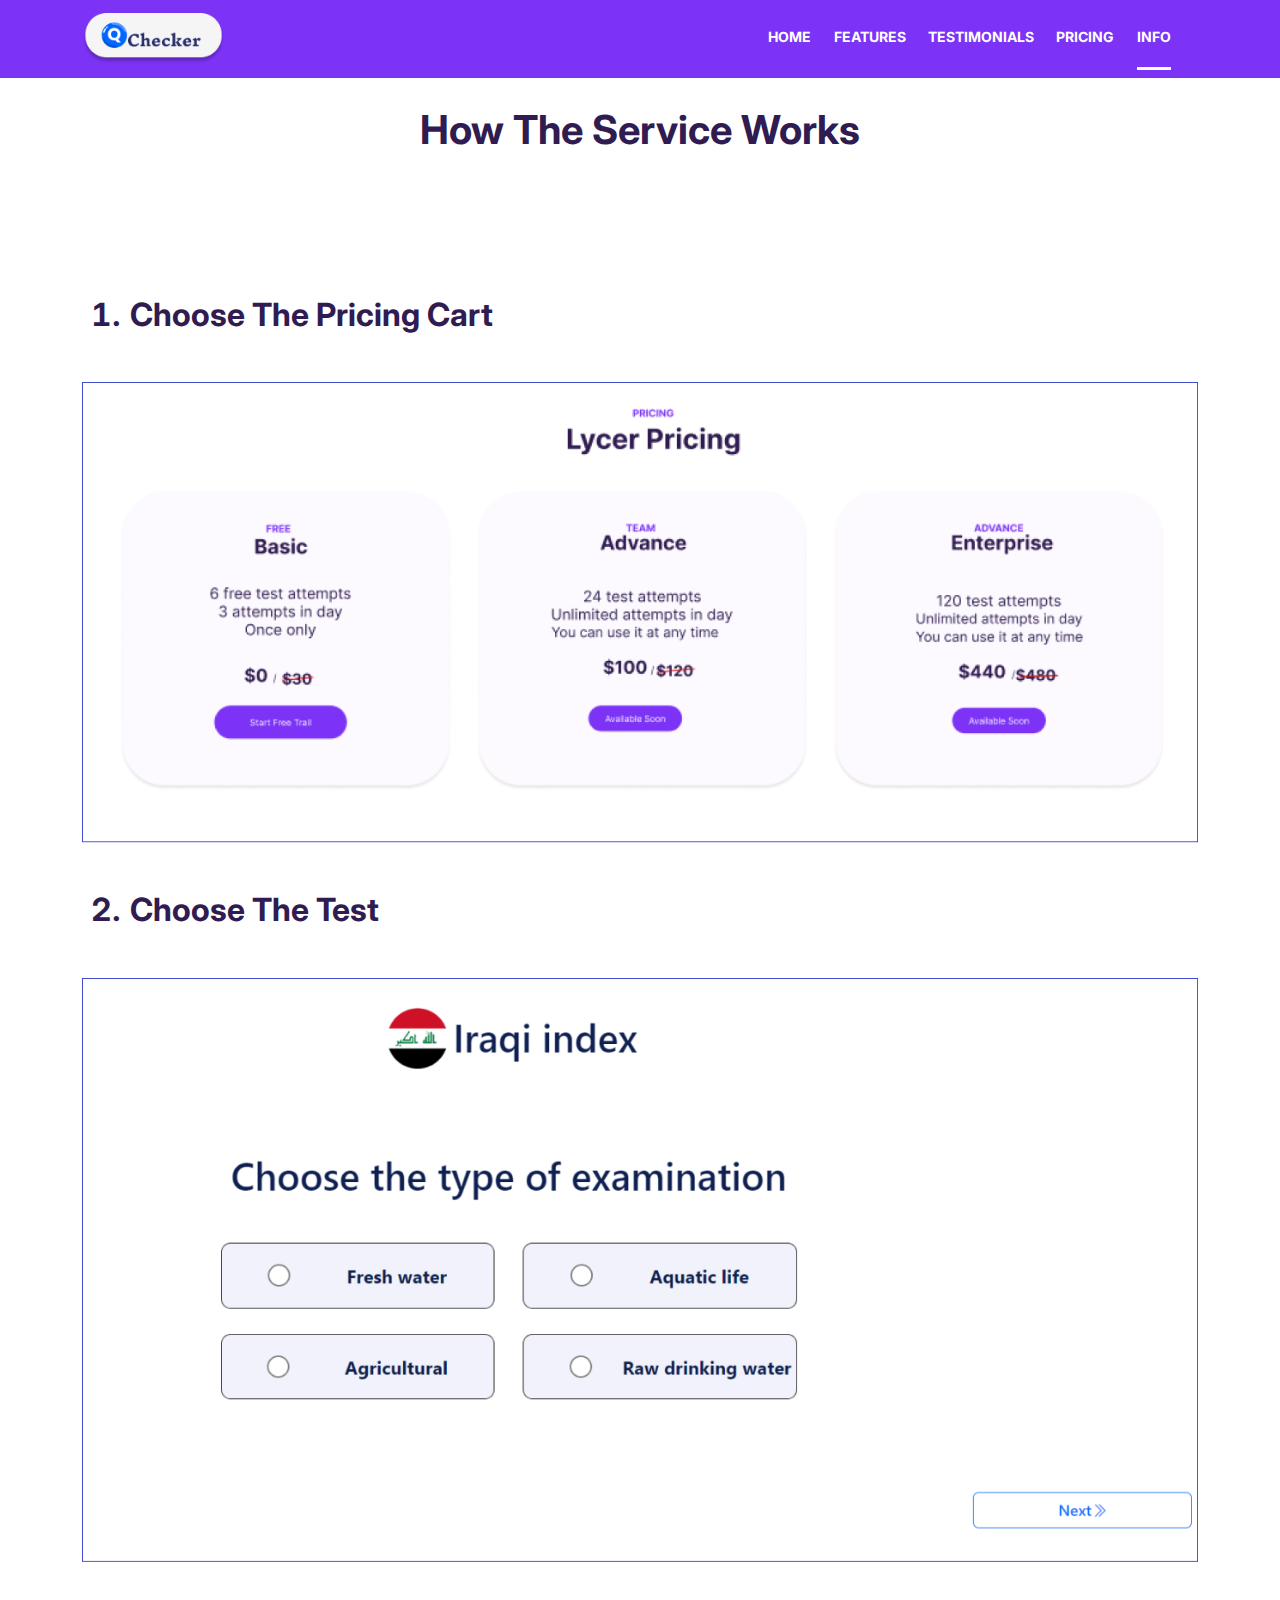
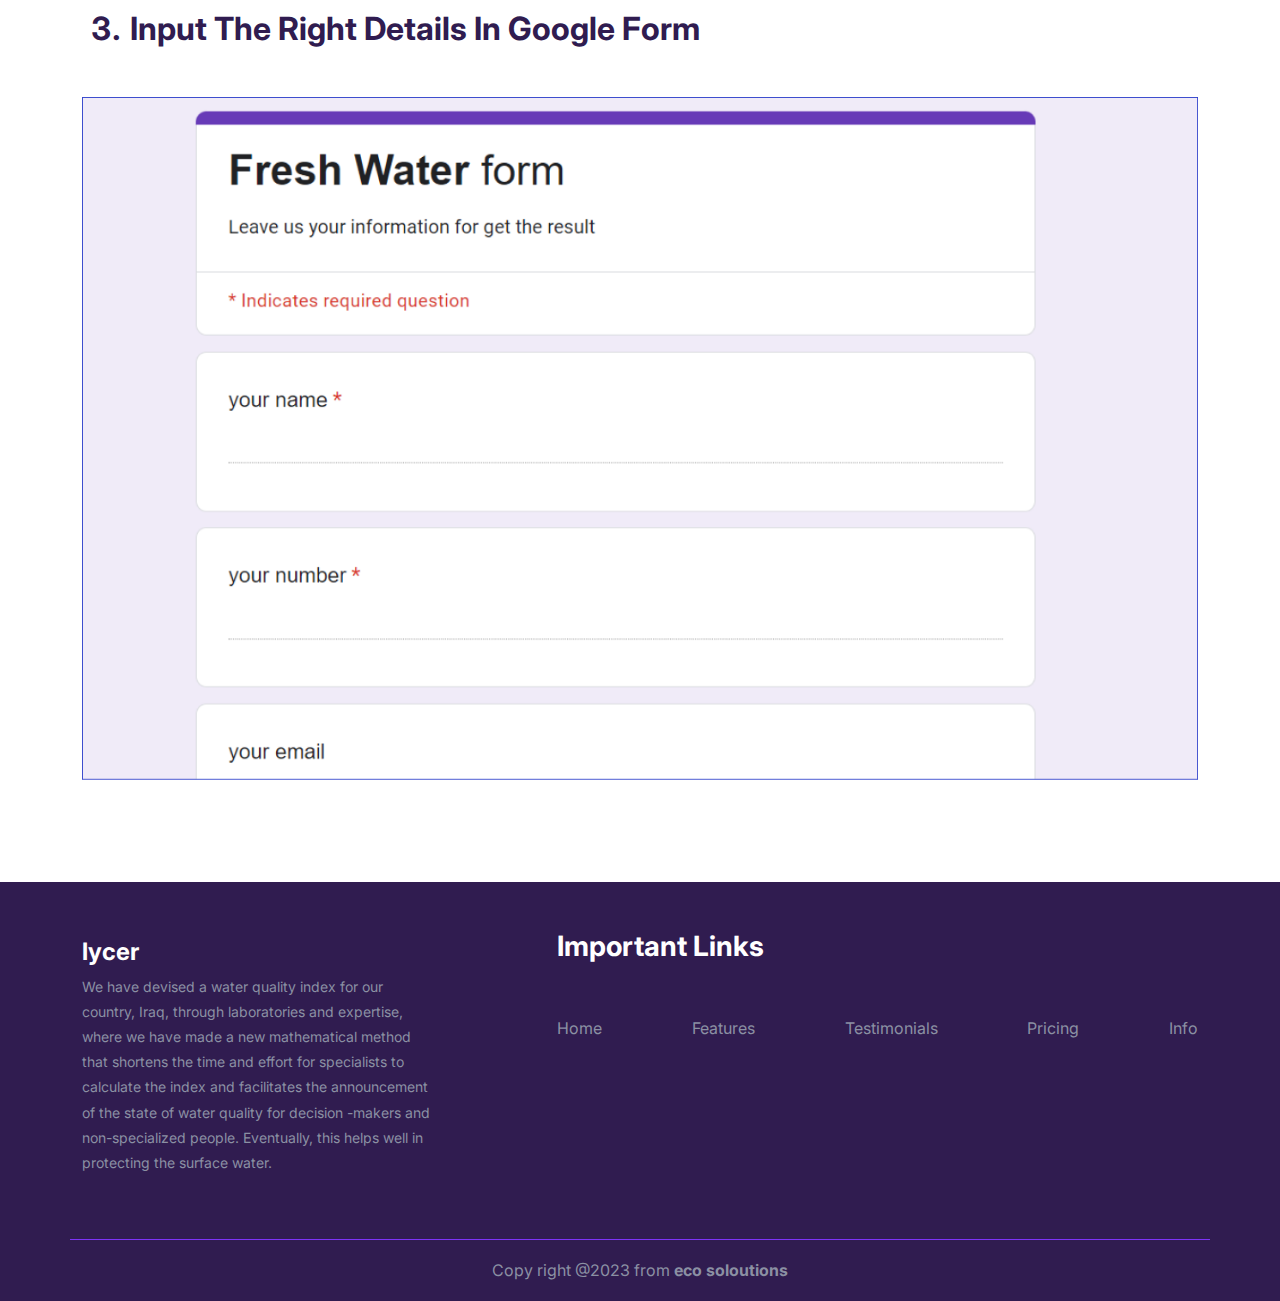
<file: readMore2.html>
<!DOCTYPE html>
<html>

<head>
  <meta charset="utf-8">
  <meta http-equiv="X-UA-Compatible" content="IE=edge">
  <title>Qcheker</title>
  <meta name="description" content="">
  <meta name="viewport" content="width=device-width, initial-scale=1">
  <link href="https://fonts.googleapis.com/css2?family=Inter:wght@200;300;400;500;700&display=swap" rel="stylesheet" />
  <link rel="stylesheet" href="https://cdnjs.cloudflare.com/ajax/libs/font-awesome/6.1.1/css/all.min.css"
    integrity="sha512-KfkfwYDsLkIlwQp6LFnl8zNdLGxu9YAA1QvwINks4PhcElQSvqcyVLLD9aMhXd13uQjoXtEKNosOWaZqXgel0g=="
    crossorigin="anonymous" referrerpolicy="no-referrer" />
  <link rel="stylesheet" href="./chnage/library/bootstrap/css/bootstrap.min.css" />
  <link rel="stylesheet" href="./chnage/css/styles.css" />
</head>

<body class="wrapper">
  <header id="HEADER"></header>
  <br><br>
  <h1 class="text-center mt-5">how the service works</h1>
  <br><br><br>
  <div class="container">
    <div class="row">
      <ol>
        <h2 class="my-5 ms-5">
          <li>
            choose the pricing cart
          </li>
        </h2>
        <img src="./chnage/images/learn1.png" class="img-fluid" alt="">
        <h2 class="my-5 ms-5">
          <li>
            choose the test
          </li>
        </h2>
        <img src="./chnage/images/learn2.png" class="img-fluid" alt="">

        <h2 class="my-5 ms-5">
          <li>
            Input the right details in google form
          </li>
        </h2>
        <img src="./chnage/images/learn3.png" class="img-fluid" alt="">
      </ol>
    </div>
  </div>
  <br><br><br>
  <footer class="footer pt-5" id="FOOTER"></footer>
  <script src="./chnage/main1.js"></script>
</body>

</html>
</file>
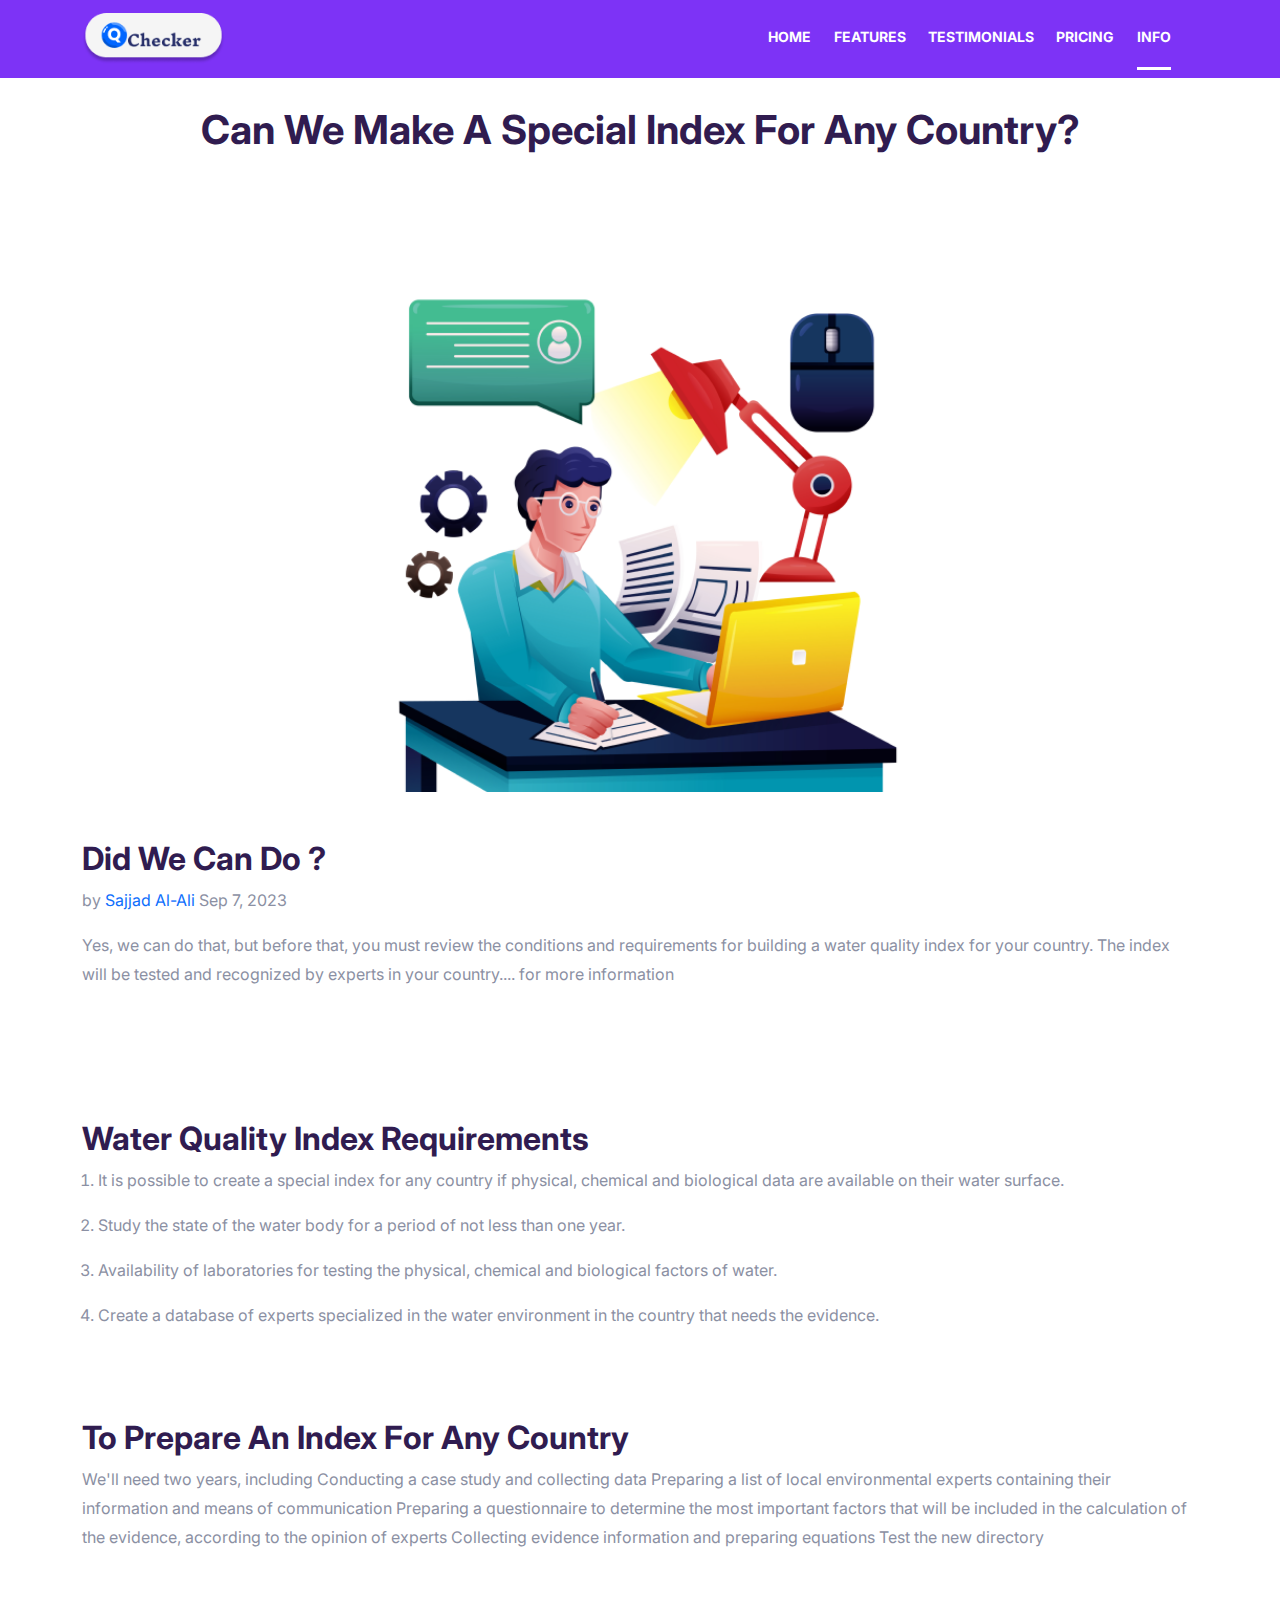
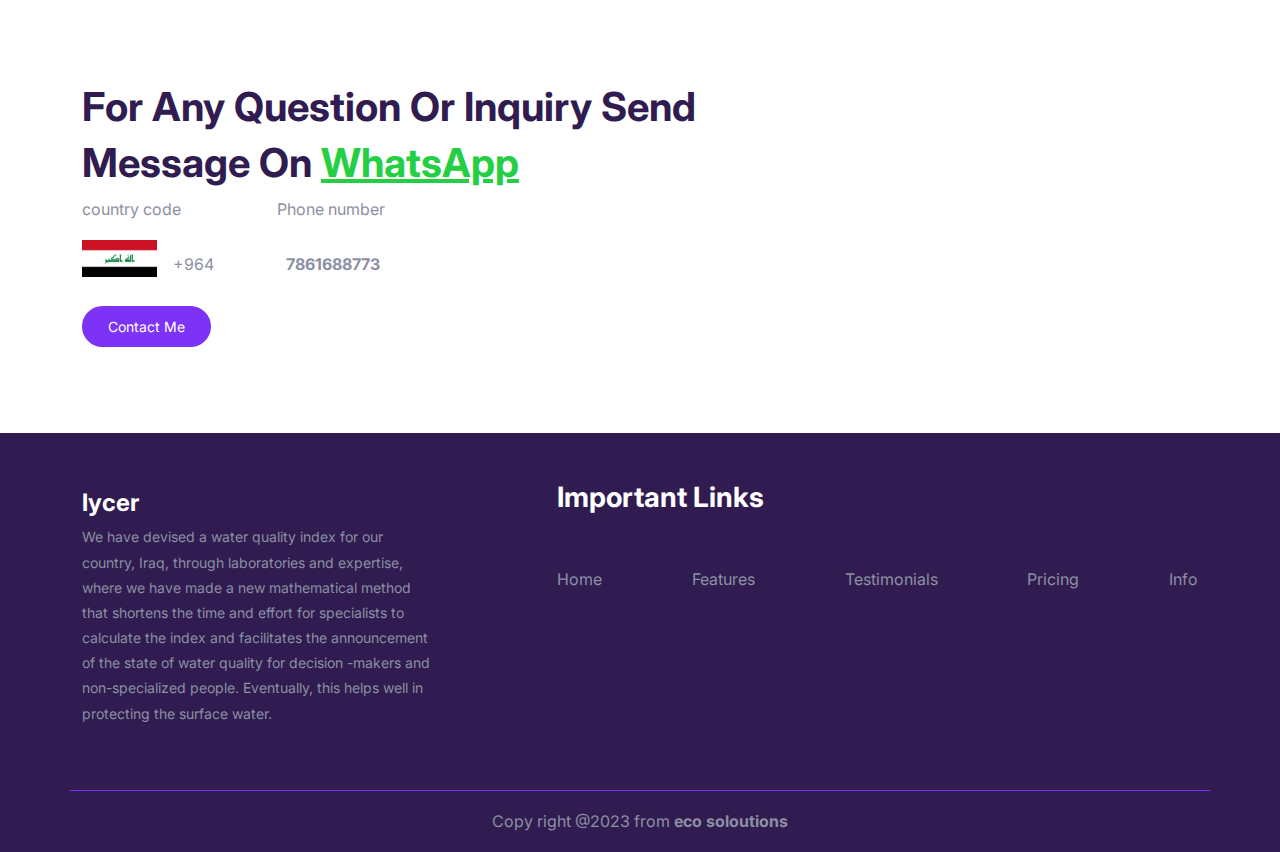
<file: readmore3.html>
<!DOCTYPE html>
<html>

<head>
  <meta charset="utf-8">
  <meta http-equiv="X-UA-Compatible" content="IE=edge">
  <title>Qcheker</title>
  <meta name="description" content="">
  <meta name="viewport" content="width=device-width, initial-scale=1">
  <link href="https://fonts.googleapis.com/css2?family=Inter:wght@200;300;400;500;700&display=swap" rel="stylesheet" />
  <link rel="stylesheet" href="https://cdnjs.cloudflare.com/ajax/libs/font-awesome/6.1.1/css/all.min.css"
    integrity="sha512-KfkfwYDsLkIlwQp6LFnl8zNdLGxu9YAA1QvwINks4PhcElQSvqcyVLLD9aMhXd13uQjoXtEKNosOWaZqXgel0g=="
    crossorigin="anonymous" referrerpolicy="no-referrer" />
  <link rel="stylesheet" href="./chnage/library/bootstrap/css/bootstrap.min.css" />
  <link rel="stylesheet" href="./chnage/css/styles.css" />
</head>

<body class="wrapper">
  <header id="HEADER"></header>
  <br><br>
  <h1 class="text-center mt-5">Can we make a special index for any country?</h1>
  <br><br><br>
  <div class="container">
    <div class="row">
      <img src="./chnage/images/htmlReadMore3.png" class="w-50 h-50 mb-5 m-auto img-fluid">
      <h2>Did we can do ?</h2>
      <p>by <span class="text-primary">Sajjad Al-Ali</span> Sep 7, 2023</p>
      <p>Yes, we can do that, but before that, you must review the conditions and requirements for building a water
        quality index for your country. The index will be tested and recognized by experts in your country....
        for more information</p>
    </div>
    <br><br>
    <br><br>
    <div class="row">
      <h2>Water quality index requirements</h2>
      <ol>
        <li class="ms-3">
          <p> It is possible to create a special index for any country if physical, chemical and biological data are
            available on their water surface. </p>
        </li>
        <li class="ms-3">
          <p> Study the state of the water body for a period of not less than one year.</p>
        </li>
        <li class="ms-3">
          <p> Availability of laboratories for testing the physical, chemical and biological factors of water.
          </p>
        </li>
        <li class="ms-3">
          <p> Create a database of experts specialized in the water environment in the country that needs the evidence.
          </p>
        </li>
      </ol>
    </div>
    <br><br>
    <div class="row">
      <h2>To prepare an index for any country</h2>
      <p>We'll need two years, including
        Conducting a case study and collecting data
        Preparing a list of local environmental experts containing their information and means of communication
        Preparing a questionnaire to determine the most important factors that will be included in the calculation of
        the evidence, according to the opinion of experts
        Collecting evidence information and preparing equations
        Test the new directory</p>
    </div>
    <br><br>
    <br><br>
    <div id="WHATSAPP"></div>
  </div>
  <br><br><br>
  <footer class="footer pt-5" id="FOOTER"></footer>
  <script src="./chnage/main1.js"></script>
  <script src="./chnage/main2.js"></script>
</body>

</html>
</file>
<file: chnage/css/styles.css>
/*Global Styles*/
* {
  -webkit-box-sizing: border-box;
  box-sizing: border-box;
  transition: all 0.2s linear;
}

html {
  scroll-behavior: smooth;
  height: 100%;
}

body {
  font-family: 'Inter', sans-serif;
  font-size: 16px;
  color: #8b90a3;
  line-height: 1.8;
}

h1,
h2,
h3,
h4 {
  font-weight: bold;
  text-transform: capitalize;
  color: #301c50;
}

ul {
  list-style: none;
  padding: 0;
  margin: 0;
}

.section-top {
  text-align: center;
  color: #8b90a3;
}

.section-subtitle {
  text-transform: uppercase;
  margin-bottom: 0.2rem;
  color: #7d33f6;
  font-weight: bold;
}

.section-title {
  text-transform: capitalize;
  color: #301c50;
  font-size: 2.75rem;
}

.section-description {
  margin: 1rem auto;
  max-width: 600px;
}

.btn {
  background-color: #7d33f6;
  color: #fcfaff;
  padding: 0.5rem 1.5rem;
  font-weight: normal;
  border: 2px solid #7d33f6;
  -webkit-transition: all 0.5s ease-in-out;
  transition: all 0.5s ease-in-out;
  border-radius: 50px;
  text-transform: capitalize;
  font-size: 14px;
}

.btn:hover {
  background-color: transparent;
  color: #7d33f6;
  border-color: #7d33f6;
}

.btn-primary {
  background-color: transparent;
  color: #7d33f6;
  border-color: #7d33f6;
}

.btn-primary:hover {
  color: #7d33f6;
  border-color: #7d33f6;
  background-color: transparent;
}

.btn-submit {
  background-color: #7d33f6;
  border-color: #fff;
  color: #fff;
  padding: 1rem;
  font-size: 1.25rem;
}

.btn-submit:hover {
  border-color: #7d33f6;
  color: #7d33f6;
}

.social a {
  display: inline-block;
  margin: 0 0.2rem;
  color: #7d33f6;
  border-radius: 50%;
  font-size: 1.5rem;
  -webkit-transition: all 0.3s ease-in-out;
  transition: all 0.3s ease-in-out;
}

.social a:hover {
  color: #fcfaff;
  border-color: #fcfaff;
}

.highlighted-text {
  color: #301c50;
}

/* nav styles */
.navbar {
  background-color: #7D33F6;
  color: #301c50;
  text-transform: uppercase;
  font-weight: bold;
  -webkit-transition: all 0.5s ease-in;
  transition: all 0.5s ease-in;
}

.navbar-brand {
  font-size: 1.5rem;
  font-weight: bold;
  color: #fff;
}

.navbar-brand:hover {
  color: #fff;
}

.navbar.scrolled {
  padding: 0.3rem 0;
  -webkit-box-shadow: 0 2px 4px 0 rgba(0, 0, 0, 0.2);
  box-shadow: 0 2px 4px 0 rgba(0, 0, 0, 0.2);
}

/*nav styles*/
.nav-item {
  font-size: 0.9rem;
  margin-right: 1rem;
  margin: 0.2rem;
}

.nav-link {
  color: #fff !important;
  font-size: 14px;
  border-bottom: 2px solid #7d33f6;
}

.nav-link:hover {
  color: #fff;
  border-color: #fff;
}

.nav-btn {
  padding: 0.4rem 1.5rem;
  background-color: #301c50;
  border-color: #301c50;
  color: #fff;
}

.nav-btn:hover {
  border-color: #301c50;
  color: #fff;
  background-color: transparent;
}

.dropdown-menu {
  background-color: #7d33f6;
}

.dropdown-item a {
  text-decoration: none;
  font-weight: bold;
  color: #fff;
}

.dropdown-item:hover {
  background-color: black;
}

.collapse.navbar-collapse {
  display: block;
  position: absolute;
  width: 100%;
  height: 100vh;
  top: 100%;
  right: 200%;
  padding: 0 1rem;
  background-color: #7d33f6;
  -webkit-transition: right 0.5s ease;
  transition: right 0.5s ease;
}

.navbar-collapse.open {
  right: 0;
}

.navbar-toggler {
  padding: 0.2rem;
  border: 0;
}

.navbar-toggler-line {
  width: 40px;
  height: 5px;
  background-color: #fff;
  border-radius: 10px;
  display: block;
}

.navbar-toggler-line:nth-child(2) {
  margin: 0.4rem 0;
}

/* hero styles */
.hero {
  padding-top: 1rem;
  -webkit-transition: all 0.5s ease-in-out;
  transition: all 0.5s ease-in-out;
  overflow: hidden;
  color: #301c50;
  text-align: center;
}

.hero-title {
  font-weight: bold;
  margin-top: 15rem;
  text-transform: capitalize;
}

.hero-btn {
  font-size: 1.25rem;
  margin: 1rem 1rem 0 0;
  padding: 1rem 3rem;
}

.hero-img img {
  margin-top: 2.5rem;
  width: 100%;
}

/*brands styles*/
.brands {
  padding-top: 5rem;
}

/*Features section styles*/
.features {
  background-color: #fcfaff;
}

.features img {
  width: 100%;
}

.features-top {
  margin: 0 auto;
}

.features-item {
  padding: 1rem 3rem;
}

/*Options section styles*/
.options {
  padding: 8rem 0;
}

.options img {
  width: 100%;
  height: 100%;
}

.options-img {
  margin: 2rem 0;
}

/*Testimonials*/
.testimonials {
  background-color: #fcfaff;
}

.testimonials-author-img img {
  width: 130px;
  height: 130px;
}

.testimonials-item {
  background-color: #fff;
  padding: 3rem 2rem;
  margin: 0.8rem;
  border-radius: 80px;
  box-shadow: 0px 4px 4px 0px #00000040;
}

.testimonials-text {
  font-size: 14px;
}

.testimonials-author {
  display: -webkit-box;
  display: -ms-flexbox;
  display: flex;
  align-items: center;
}

.testimonials-author-info {
  padding-left: 1rem;
}

.testimonials-author h3 {
  margin: 0;
  font-size: 1.25rem;
}

/* pricing section styles */
.price {
  background: #fff;
  text-align: center;
}

.price .section-title {
  color: #301c50;
}

.price .section-title::after {
  width: 100px;
  background-color: #301c50;
}

.price-item {
  max-width: 300px;
  padding: 4rem 0.8rem;
  background-color: #FCFAFF;
  color: #301c50;
  -webkit-transition: all 0.3s ease-in-out;
  transition: all 0.3s ease-in-out;
  border-radius: 5px;
  -webkit-box-shadow: 0 4px 4px 0px #00000040;
  box-shadow: 0 4px 4px 0px #00000040;
  margin: 0 1rem;
  border-radius: 80px;
}

.price-amount {
  font-weight: bold;
  font-size: 1.75rem;
}

.price-type {
  font-weight: bold;
  margin-bottom: 1rem;
}

.price .available-services {
  margin: 1rem 0;
}

.price-btn {
  background-color: #7d33f6;
  color: #fff;
  border-color: #7d33f6;
  margin-top: 1rem;
}

.price-btn:hover {
  color: #301c50;
  border-color: #301c50;
}

/*Blog section styles*/
.blog {
  padding: 5rem 0;
  background-color: #fcfaff;
}

.blog-item {
  background-color: #fff;
  margin: 1rem 0.5rem;
  border-radius: 10px;
}

.blog-item-info {
  padding: 1rem 1rem;
}

.blog-item img {
  width: 100%;
}

.blog-item a {
  display: block;
  text-decoration: none;
  padding: 0;
}

.blog-item-title {
  font-weight: bold;
  color: #301c50;
}

.blog-item-btn {
  margin-top: 0.5rem;
  color: #7d33f6;
}

.blog .btn-primary {
  margin: 2rem auto;
  background-color: #7d33f6;
  color: #fff;
}

.blog .btn-primary:hover {
  background-color: transparent;
  color: #7d33f6;
  border-color: #7d33f6;
}

.blog-hero {
  padding-top: 8rem;
  background: #fcfaff;
  height: 40vh;
  text-align: center;
}

.blog-hero h1 {
  font-size: 2.75rem;
  color: #301c50;
}

.blog-body {
  padding: 5rem 0;
}

.blog-article {
  line-height: 2;
  width: 900px;
}

.blog-article img {
  width: 100%;
  display: inline-block;
  margin: 2rem 0;
}

.blog-article h2,
.blog-article h3 {
  margin: 2rem 0;
  color: #301c50;
}

.blog-article p {
  margin: 1rem 0;
}

/*signup form*/
.signup-form input,
.login-form input {
  border-radius: 50px;
  padding: 1rem 1.4rem;
}

/*footer styles*/
.footer {
  background-color: #301c50;
  color: #8b90a3;
}

.footer-logo {
  color: #fff;
}

.footer-links-title {
  color: #fff;
  margin-bottom: 0;
  font-weight: bold;
}

.footer-link a {
  color: #8b90a3;
  text-decoration: none;
}

.footer-link a:hover {
  color: #fff;
}

.footer .social {
  margin: 2rem 0;
  display: -webkit-box;
  display: -ms-flexbox;
  display: flex;
  -webkit-box-align: center;
  -ms-flex-align: center;
  align-items: center;
  -ms-flex-wrap: wrap;
  flex-wrap: wrap;
}

.footer .social a {
  display: inline-block;
  padding: 0.1rem 0.5rem;
  margin: 0.2rem;
  background-color: #fff;
  color: #7d33f6;
  border-radius: 50%;
  border: 2px solid #fff;
  font-size: 1.3rem;
  -webkit-transition: all 0.3s ease-in-out;
  transition: all 0.3s ease-in-out;
}

.footer .social a:first-child {
  padding: 0.1rem .8rem;
}

.footer .social a:hover {
  background-color: transparent;
  color: #fff;
  border-color: #fff;
}

.footer-text {
  border-top: 1px solid #7d33f6;
}

.footer-description {
  font-size: 14px;
}

@media screen and (min-width: 990px) {
  .nav-link.active::after {
    text-align: center;
    content: '';
    width: 100%;
    height: 3px;
    display: block;
    background-color: #fff;
    position: relative;
    top: 18px;
  }

  .nav-link:hover {
    border-color: #7d33f6;
  }

  .collapse.navbar-collapse {
    display: inline-block;
    position: static;
    height: auto;
    background: transparent;
  }

  .secondery-nav {
    background-color: #7d33f6;
  }

  .secondery-nav .nav-link {
    color: #301c50;
  }

  .secondery-nav .navbar-brand {
    color: #301c50;
  }

  .hero {
    text-align: left;
  }

  .hero-img img {
    width: auto;
  }

  .dropdown:hover .dropdown-menu {
    display: block;
  }
}
.footer-text a {
  text-decoration: none;
  color: #8b90a3;
  transition: all 0.2s linear;
}

.footer-text a:hover {
  color: #fff;
}

/*# sourceMappingURL=styles.css.map */
</file>
<file: chnage/css/animation.css>
.Opacity{
  animation: animeOpacity 0.8s ease-in-out;
}
@keyframes animeOpacity {
  0%{opacity: 0.1;}
  100%{opacity: 1;}
}
/*  */
.OpacityN{
  animation: animeOpacityN 0.5s ease-in-out;
  opacity: 0;
}
@keyframes animeOpacityN {
  0%{opacity: 1;}
  100%{opacity: 0.1;}
}
/*  */
.bottomItem{
  animation: bottomItem 0.7s ease-in-out;
}
@keyframes bottomItem {
  0%{transform: translateY(300px);opacity: 0.1;}
  100%{transform:translateY(0px);opacity: 1;}
}
/*  */
.bottomItemN{
  animation: bottomItemN 0.7s ease-in-out;
  opacity: 0;
}
@keyframes bottomItemN {
  0%{transform:translateY(0px);opacity: 1;}
  100%{transform: translateY(300px);opacity: 0.1;}
}
/*  */

.topItem{
  animation: topItem 0.7s ease-in-out;
}
@keyframes topItem {
  0%{transform: translateY(-300px);opacity: 0.1;}
  100%{transform:translateY(0px);opacity: 1;}
}
/*  */
.topItemN{
  animation: topItemN 0.7s ease-in-out;
  opacity: 0;
}
@keyframes topItemN {
  0%{transform:translateY(0px);opacity: 1;}
  100%{transform: translateY(-300px);opacity: 0.1;}
}
/*  */
.rightItem{
  animation: rightItem 0.7s ease-in-out;
}
@keyframes rightItem {
  0%{transform: translateX(-100px);opacity: 0.1;}
  100%{transform:translateX(0px);opacity: 1;}
}
/*  */
.rightItemN{
  animation: rightItemN 0.7s ease-in-out;
  opacity: 0;
}
@keyframes rightItemN {
  0%{transform:translateX(0px);opacity: 1;}
  100%{transform: translateX(-100px);opacity: 0.1;}
}
/*  */
.leftItem{
  animation: leftItem 0.8s ease-in-out;
}

@keyframes leftItem {
  0%{transform: translateY(200px);opacity: 0.1;}
  100%{transform:translateY(0px);opacity: 1;}
}
/*  */
.leftItemN{
  animation: leftItemN 0.8s ease-in-out;
  opacity: 0;
}

@keyframes leftItemN {
  0%{transform:translateY(0px);opacity: 1;}
  100%{transform: translateY(-200px);opacity: 0.1;}
}
/*  */
.ZItem{
  animation: ZItem 0.7s ease-in-out;
}
@keyframes ZItem {
  0%{transform: perspective(0px) translateZ(-20px); opacity: 0.1;}
  100%{transform: perspective(0px)translateZ(0px);opacity: 1}
}
/*  */
.ZItemN{
  animation: ZItemN 0.7s ease-in-out;
  opacity: 0;
}
@keyframes ZItemN {
  0%{transform:perspective(0px)translateZ(0px);opacity: 1}
  100%{transform: perspective(0px) translateZ(-20px); opacity: 0.1; }
}
/*  */


.leftItems{
  animation: leftItems 0.7s ease-in-out;
}

@keyframes leftItems {
  0%{transform:translateX(200px);opacity: 0.1;}
  100%{transform: translateX(0px);opacity: 1;}
}


.leftItemsN{
  animation: leftItemsN 0.7s ease-in-out;
  opacity: 0;
}

@keyframes leftItemsN {
  0%{transform:translateX(0px);opacity: 1;}
  100%{transform: translateX(200px);opacity: 0.1;}
}
</file>
